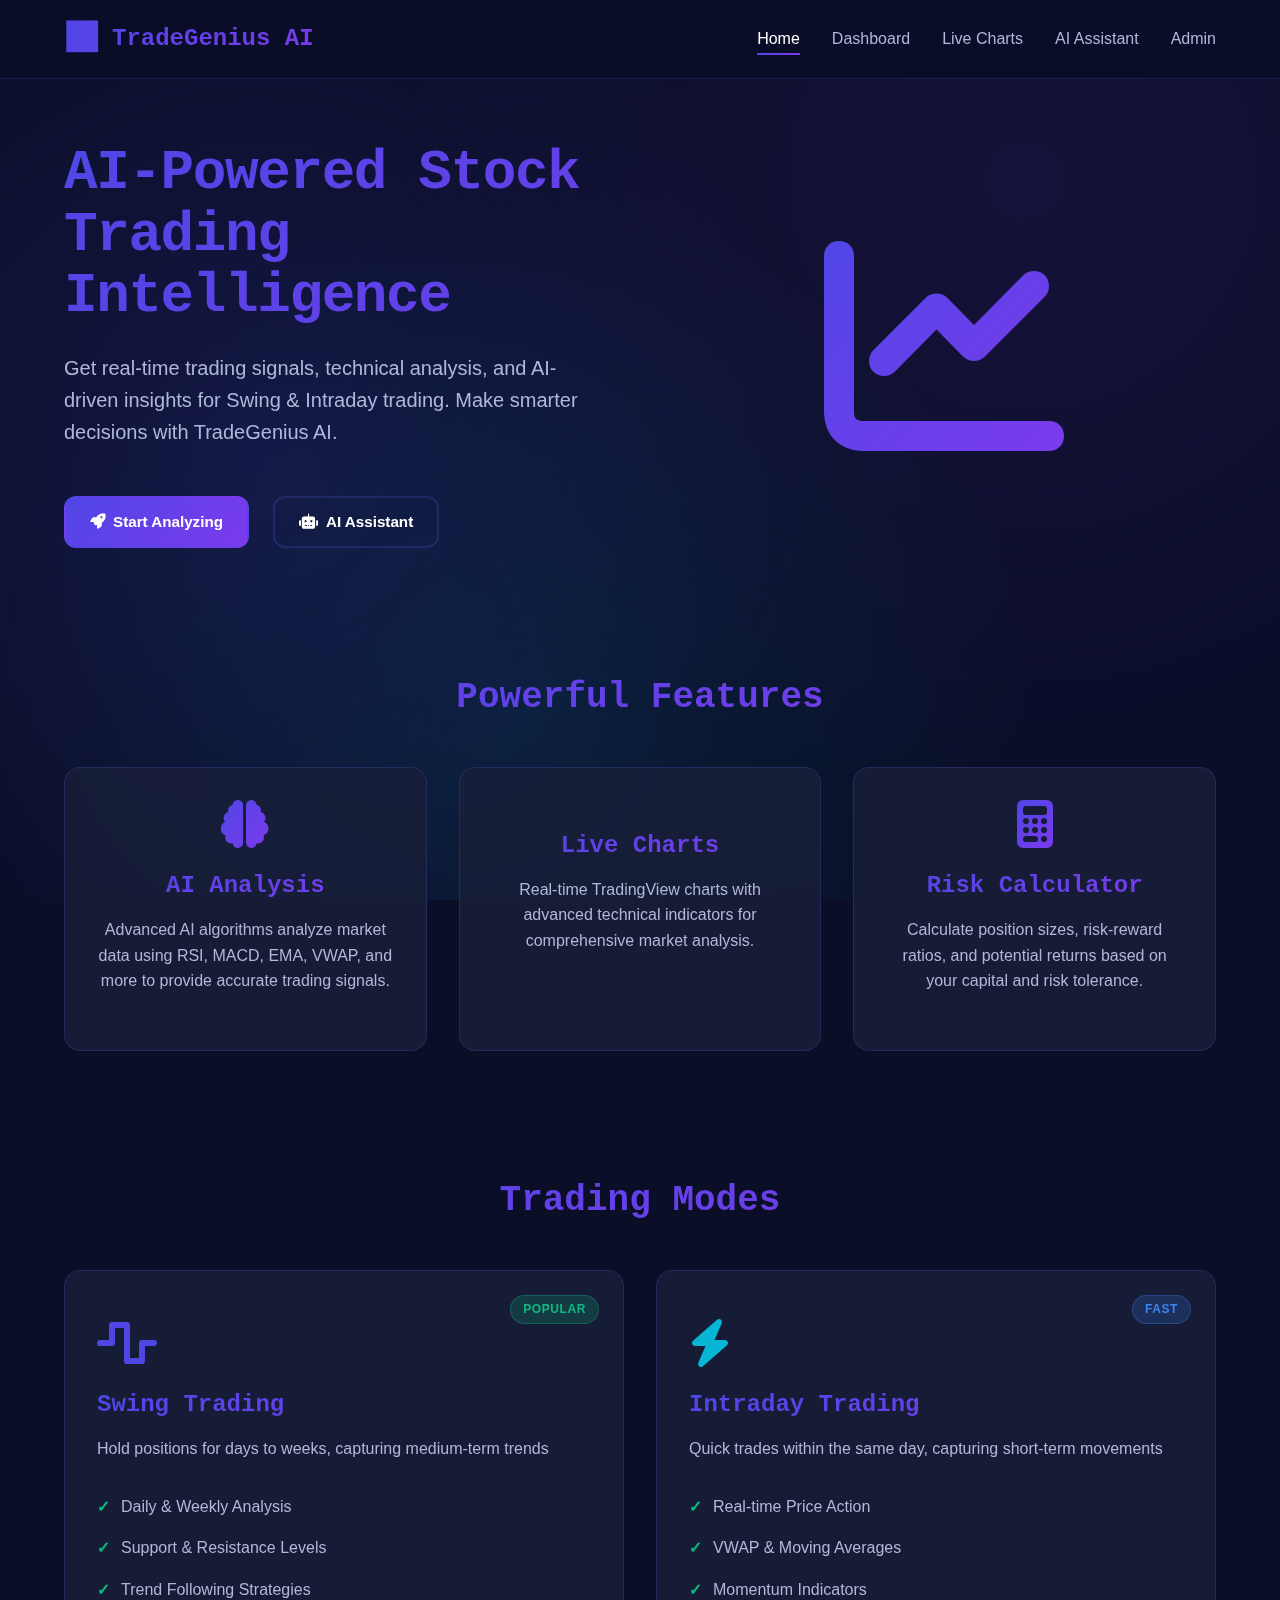
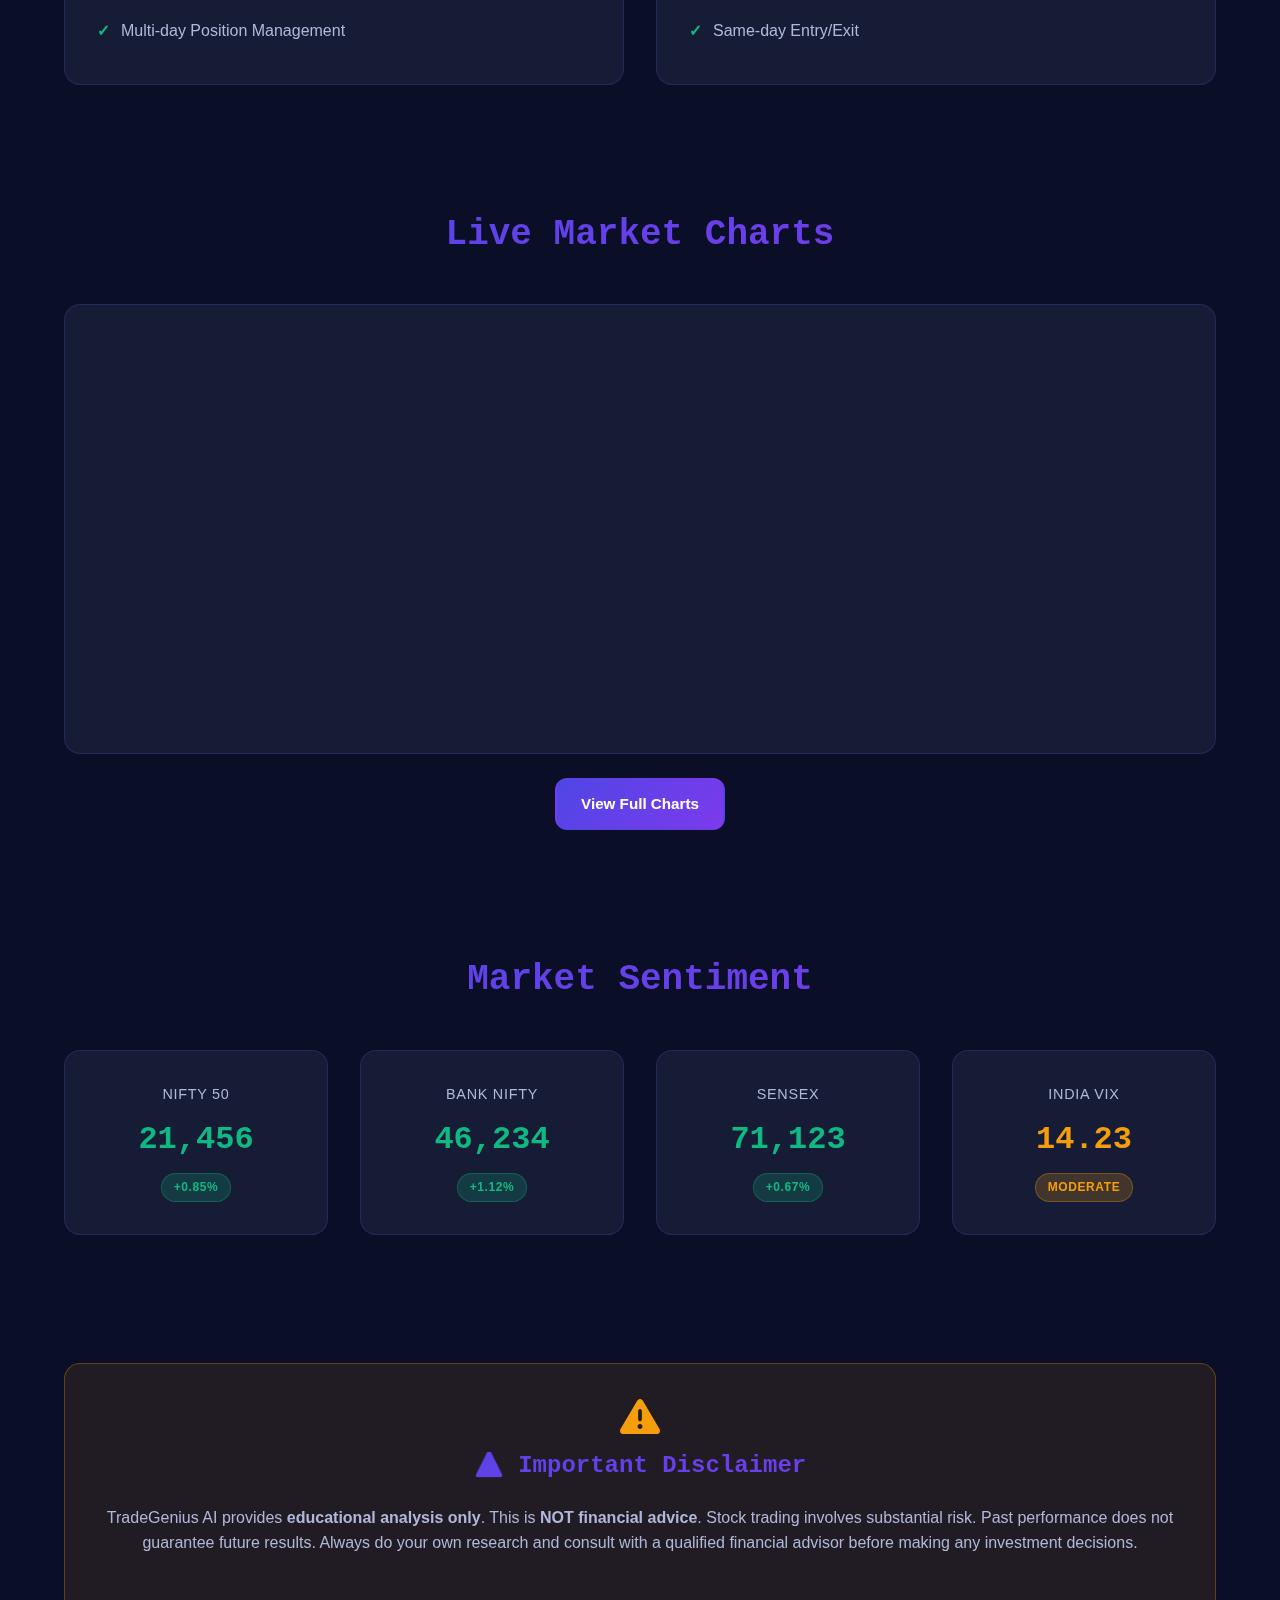
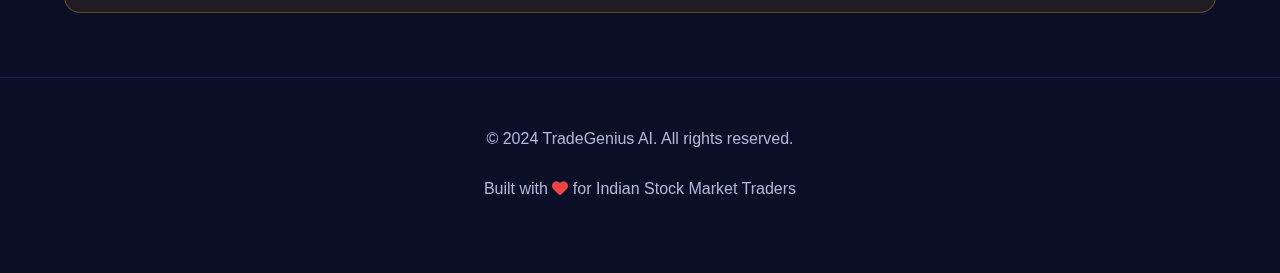
<file: frontend/index.html>
<!DOCTYPE html>
<html lang="en">
<head>
    <meta charset="UTF-8">
    <meta name="viewport" content="width=device-width, initial-scale=1.0">
    <title>TradeGenius AI - AI-Powered Stock Trading</title>
    <link rel="stylesheet" href="./style.css">
    <link rel="stylesheet" href="https://cdnjs.cloudflare.com/ajax/libs/font-awesome/6.4.0/css/all.min.css">
</head>
<body>
    <!-- Navigation -->
    <nav class="navbar">
        <div class="navbar-container">
            <a href="index.html" class="navbar-brand">
                <span class="logo-icon">📊</span>
                <span class="logo-text">TradeGenius AI</span>
            </a>
            
            <button class="mobile-menu-toggle" onclick="toggleMobileMenu()">
                <i class="fas fa-bars"></i>
            </button>
            
            <ul class="navbar-menu" id="navbarMenu">
                <li><a href="index.html" class="nav-link active">Home</a></li>
                <li><a href="dashboard.html" class="nav-link">Dashboard</a></li>
                <li><a href="charts.html" class="nav-link">Live Charts</a></li>
                <li><a href="ai-assistant.html" class="nav-link">AI Assistant</a></li>
                <li><a href="admin.html" class="nav-link">Admin</a></li>
            </ul>
        </div>
    </nav>

    <!-- Hero Section -->
    <section class="hero-section">
        <div class="container">
            <div class="hero-content">
                <h1 class="hero-title">AI-Powered Stock Trading Intelligence</h1>
                <p class="hero-subtitle">
                    Get real-time trading signals, technical analysis, and AI-driven insights for Swing & Intraday trading. 
                    Make smarter decisions with TradeGenius AI.
                </p>
                <div class="hero-cta">
                    <a href="dashboard.html" class="btn btn-primary">
                        <i class="fas fa-rocket"></i> Start Analyzing
                    </a>
                    <a href="ai-assistant.html" class="btn btn-outline">
                        <i class="fas fa-robot"></i> AI Assistant
                    </a>
                </div>
            </div>
            <div class="hero-visual">
                <i class="fas fa-chart-line"></i>
            </div>
        </div>
    </section>

    <!-- Features Section -->
    <section class="features-section">
        <div class="container">
            <h2 class="section-title">Powerful Features</h2>
            <div class="grid grid-3">
                <div class="card feature-card animate-fade-in">
                    <i class="fas fa-brain feature-icon"></i>
                    <h3 class="feature-title">AI Analysis</h3>
                    <p class="feature-description">
                        Advanced AI algorithms analyze market data using RSI, MACD, EMA, VWAP, and more to provide accurate trading signals.
                    </p>
                </div>
                <div class="card feature-card animate-fade-in" style="animation-delay: 0.1s;">
                    <i class="fas fa-chart-candlestick feature-icon"></i>
                    <h3 class="feature-title">Live Charts</h3>
                    <p class="feature-description">
                        Real-time TradingView charts with advanced technical indicators for comprehensive market analysis.
                    </p>
                </div>
                <div class="card feature-card animate-fade-in" style="animation-delay: 0.2s;">
                    <i class="fas fa-calculator feature-icon"></i>
                    <h3 class="feature-title">Risk Calculator</h3>
                    <p class="feature-description">
                        Calculate position sizes, risk-reward ratios, and potential returns based on your capital and risk tolerance.
                    </p>
                </div>
            </div>
        </div>
    </section>

    <!-- Trading Modes -->
    <section class="trading-modes">
        <div class="container">
            <h2 class="section-title">Trading Modes</h2>
            <div class="grid grid-2">
                <div class="card mode-card">
                    <span class="badge badge-success mode-badge">Popular</span>
                    <i class="fas fa-wave-square mode-icon" style="color: var(--primary);"></i>
                    <h3 class="mode-title">Swing Trading</h3>
                    <p class="text-secondary">Hold positions for days to weeks, capturing medium-term trends</p>
                    <ul class="mode-list">
                        <li>Daily & Weekly Analysis</li>
                        <li>Support & Resistance Levels</li>
                        <li>Trend Following Strategies</li>
                        <li>Multi-day Position Management</li>
                    </ul>
                </div>
                <div class="card mode-card">
                    <span class="badge badge-info mode-badge">Fast</span>
                    <i class="fas fa-bolt mode-icon" style="color: var(--accent);"></i>
                    <h3 class="mode-title">Intraday Trading</h3>
                    <p class="text-secondary">Quick trades within the same day, capturing short-term movements</p>
                    <ul class="mode-list">
                        <li>Real-time Price Action</li>
                        <li>VWAP & Moving Averages</li>
                        <li>Momentum Indicators</li>
                        <li>Same-day Entry/Exit</li>
                    </ul>
                </div>
            </div>
        </div>
    </section>

    <!-- Live Chart Preview -->
    <section class="chart-preview">
        <div class="container">
            <h2 class="section-title">Live Market Charts</h2>
            <div class="chart-container">
                <div class="tradingview-widget-container" style="height: 100%; width: 100%;">
                    <div id="tradingview_widget" style="height: 400px;"></div>
                </div>
            </div>
            <div class="text-center mt-3">
                <a href="charts.html" class="btn btn-primary">View Full Charts</a>
            </div>
        </div>
    </section>

    <!-- Market Sentiment -->
    <section class="sentiment-section">
        <div class="container">
            <h2 class="section-title">Market Sentiment</h2>
            <div class="sentiment-grid">
                <div class="card sentiment-card">
                    <div class="sentiment-label">NIFTY 50</div>
                    <div class="sentiment-value text-success" id="nifty-value">21,456</div>
                    <div class="badge badge-success" id="nifty-change">+0.85%</div>
                </div>
                <div class="card sentiment-card">
                    <div class="sentiment-label">BANK NIFTY</div>
                    <div class="sentiment-value text-success" id="banknifty-value">46,234</div>
                    <div class="badge badge-success" id="banknifty-change">+1.12%</div>
                </div>
                <div class="card sentiment-card">
                    <div class="sentiment-label">SENSEX</div>
                    <div class="sentiment-value text-success" id="sensex-value">71,123</div>
                    <div class="badge badge-success" id="sensex-change">+0.67%</div>
                </div>
                <div class="card sentiment-card">
                    <div class="sentiment-label">INDIA VIX</div>
                    <div class="sentiment-value text-warning" id="vix-value">14.23</div>
                    <div class="badge badge-warning" id="vix-status">Moderate</div>
                </div>
            </div>
        </div>
    </section>

    <!-- Disclaimer -->
    <section class="container">
        <div class="disclaimer">
            <i class="fas fa-exclamation-triangle disclaimer-icon"></i>
            <h3>⚠️ Important Disclaimer</h3>
            <p style="margin-top: var(--spacing-md); color: var(--text-secondary);">
                TradeGenius AI provides <strong>educational analysis only</strong>. This is <strong>NOT financial advice</strong>. 
                Stock trading involves substantial risk. Past performance does not guarantee future results. 
                Always do your own research and consult with a qualified financial advisor before making any investment decisions.
            </p>
        </div>
    </section>

    <!-- Footer -->
    <footer class="footer">
        <div class="container">
            <p>&copy; 2024 TradeGenius AI. All rights reserved.</p>
            <p class="text-secondary" style="margin-top: var(--spacing-sm);">
                Built with <i class="fas fa-heart text-danger"></i> for Indian Stock Market Traders
            </p>
        </div>
    </footer>

    <!-- TradingView Widget Script -->
    <script src="https://s3.tradingview.com/tv.js"></script>
    <script src="js/common.js"></script>
    <script src="js/config.js"></script>
    <script>
        // Initialize TradingView Widget
        new TradingView.widget({
            "width": "100%",
            "height": 400,
            "symbol": "NSE:NIFTY",
            "interval": "D",
            "timezone": "Asia/Kolkata",
            "theme": "dark",
            "style": "1",
            "locale": "in",
            "toolbar_bg": "#0a0e27",
            "enable_publishing": false,
            "hide_side_toolbar": false,
            "allow_symbol_change": true,
            "container_id": "tradingview_widget"
        });
    </script>
</body>
</html>
</file>
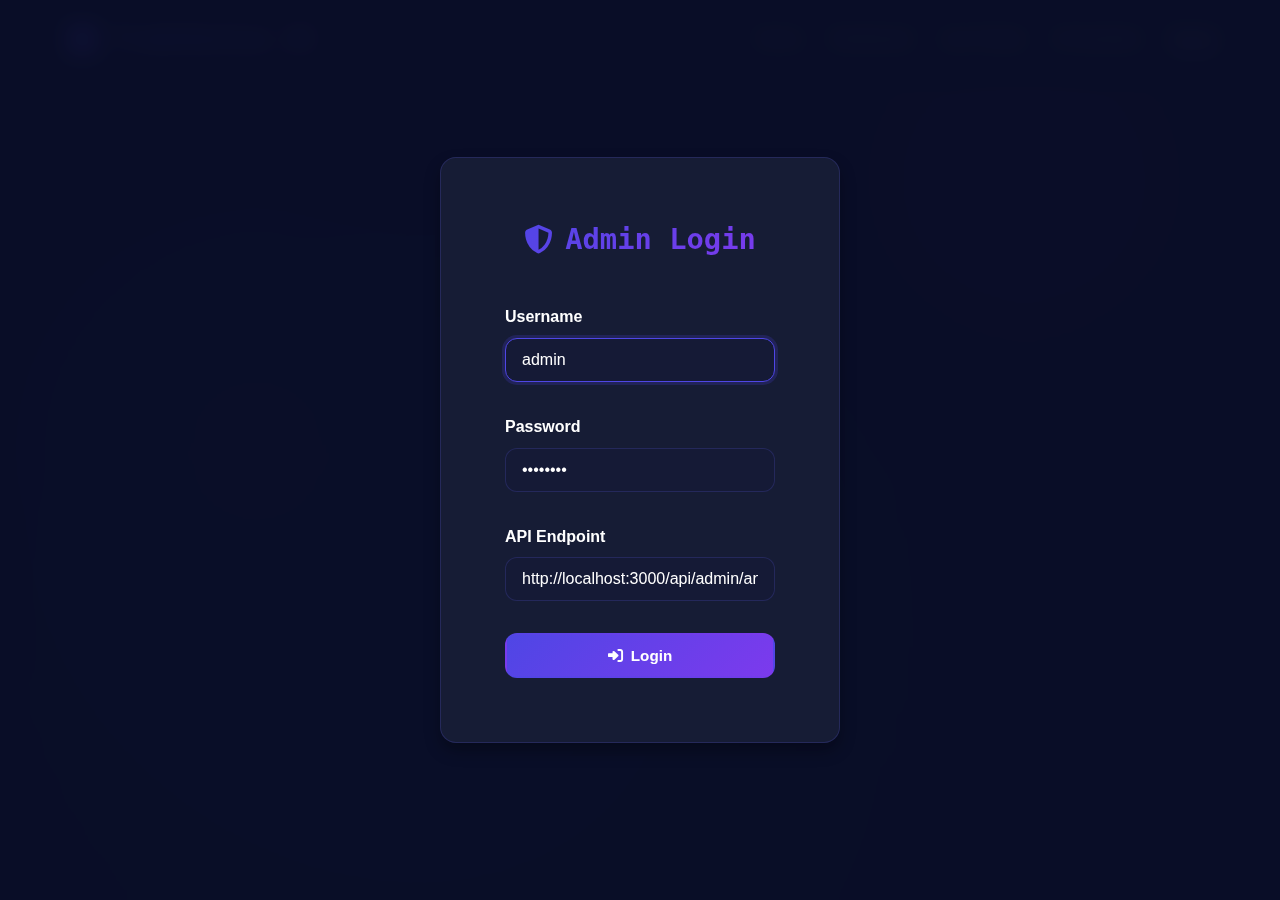
<file: frontend/admin.html>
<!DOCTYPE html>
<html lang="en">
<head>
    <meta charset="UTF-8">
    <meta name="viewport" content="width=device-width, initial-scale=1.0">
    <title>Admin Panel - TradeGenius AI</title>
    <link rel="stylesheet" href="./style.css">
    <link rel="stylesheet" href="https://cdnjs.cloudflare.com/ajax/libs/font-awesome/6.4.0/css/all.min.css">
    <style>
        .admin-container {
            padding: var(--spacing-2xl) 0;
            min-height: 100vh;
        }
        .stats-grid {
            display: grid;
            grid-template-columns: repeat(auto-fit, minmax(250px, 1fr));
            gap: var(--spacing-lg);
            margin-bottom: var(--spacing-xl);
        }
        .stat-card {
            background: linear-gradient(135deg, var(--bg-card), var(--bg-tertiary));
            padding: var(--spacing-xl);
            border-radius: var(--radius-lg);
            border: 1px solid var(--border-color);
            text-align: center;
            transition: all 0.3s ease;
        }
        .stat-card:hover {
            transform: translateY(-4px);
            box-shadow: var(--shadow-lg);
        }
        .stat-icon {
            font-size: 2.5rem;
            margin-bottom: var(--spacing-md);
            background: linear-gradient(135deg, var(--primary), var(--secondary));
            -webkit-background-clip: text;
            -webkit-text-fill-color: transparent;
        }
        .stat-value {
            font-size: 2.5rem;
            font-family: 'Orbitron', monospace;
            font-weight: 700;
            color: var(--primary);
            margin-bottom: var(--spacing-sm);
        }
        .stat-label {
            color: var(--text-secondary);
            text-transform: uppercase;
            font-size: 0.85rem;
        }
        .login-modal {
            position: fixed;
            top: 0;
            left: 0;
            right: 0;
            bottom: 0;
            background: rgba(10, 14, 39, 0.95);
            display: flex;
            justify-content: center;
            align-items: center;
            z-index: 9999;
        }
        .login-modal.hidden {
            display: none;
        }
        .login-card {
            background: var(--bg-card);
            border: 1px solid var(--border-color);
            border-radius: var(--radius-lg);
            padding: var(--spacing-2xl);
            max-width: 400px;
            width: 100%;
            box-shadow: var(--shadow-lg);
        }
        .login-title {
            text-align: center;
            margin-bottom: var(--spacing-xl);
            font-size: 1.8rem;
        }
        .admin-content {
            display: none;
        }
        .admin-content.active {
            display: block;
        }
    </style>
</head>
<body>
    <nav class="navbar">
        <div class="navbar-container">
            <a href="index.html" class="navbar-brand">
                <span class="logo-icon">📊</span>
                <span class="logo-text">TradeGenius AI</span>
            </a>
            <button class="mobile-menu-toggle" onclick="toggleMobileMenu()">
                <i class="fas fa-bars"></i>
            </button>
            <ul class="navbar-menu" id="navbarMenu">
                <li><a href="index.html" class="nav-link">Home</a></li>
                <li><a href="dashboard.html" class="nav-link">Dashboard</a></li>
                <li><a href="charts.html" class="nav-link">Live Charts</a></li>
                <li><a href="ai-assistant.html" class="nav-link">AI Assistant</a></li>
                <li><a href="admin.html" class="nav-link active">Admin</a></li>
            </ul>
        </div>
    </nav>

    <div class="login-modal" id="loginModal">
        <div class="login-card">
            <h2 class="login-title">
                <i class="fas fa-shield-alt"></i> Admin Login
            </h2>
            <form onsubmit="login(event)">
                <div class="form-group">
                    <label class="form-label">Username</label>
                    <input type="text" id="username" class="form-input" value="admin" required>
                </div>
                <div class="form-group">
                    <label class="form-label">Password</label>
                    <input type="password" id="password" class="form-input" value="admin123" required>
                </div>
                <div class="form-group">
                    <label class="form-label">API Endpoint</label>
                    <input type="text" id="adminApiEndpoint" class="form-input" value="http://localhost:3000/api/admin/analytics" required>
                </div>
                <button type="submit" class="btn btn-primary" style="width: 100%;">
                    <i class="fas fa-sign-in-alt"></i> Login
                </button>
            </form>
        </div>
    </div>

    <div class="admin-container admin-content" id="adminContent">
        <div class="container">
            <div style="display: flex; justify-content: space-between; align-items: center; margin-bottom: var(--spacing-xl); flex-wrap: wrap; gap: var(--spacing-md);">
                <div>
                    <h1>
                        <i class="fas fa-cog"></i> Admin Dashboard
                    </h1>
                    <p class="text-secondary" style="margin-top: var(--spacing-sm);">
                        Analytics and system monitoring
                    </p>
                </div>
                <button class="btn btn-danger" onclick="logout()">
                    <i class="fas fa-sign-out-alt"></i> Logout
                </button>
            </div>

            <div class="stats-grid">
                <div class="stat-card">
                    <div class="stat-icon">
                        <i class="fas fa-chart-line"></i>
                    </div>
                    <div class="stat-value" id="totalAnalyses">0</div>
                    <div class="stat-label">Total Analyses</div>
                </div>

                <div class="stat-card">
                    <div class="stat-icon">
                        <i class="fas fa-check-circle"></i>
                    </div>
                    <div class="stat-value" id="successfulTrades">0</div>
                    <div class="stat-label">Successful</div>
                </div>

                <div class="stat-card">
                    <div class="stat-icon">
                        <i class="fas fa-times-circle"></i>
                    </div>
                    <div class="stat-value" id="failedTrades">0</div>
                    <div class="stat-label">Failed</div>
                </div>

                <div class="stat-card">
                    <div class="stat-icon">
                        <i class="fas fa-percentage"></i>
                    </div>
                    <div class="stat-value" id="successRate">0%</div>
                    <div class="stat-label">Success Rate</div>
                </div>
            </div>

            <div class="card">
                <h3 style="margin-bottom: var(--spacing-md);">
                    <i class="fas fa-info-circle"></i> Admin Panel Information
                </h3>
                <p class="text-secondary">
                    This admin panel displays analytics data from the backend API. 
                    Make sure the backend server is running and configured properly.
                </p>
                <p class="text-secondary" style="margin-top: var(--spacing-md);">
                    Default credentials: <code>admin / admin123</code>
                </p>
            </div>
        </div>
    </div>

    <script src="js/common.js"></script>
    <script src="js/config.js"></script>
    <script>
        let authCredentials = null;
        
        // Show loading state
        function showAdminLoading() {
            const loginBtn = document.querySelector('#loginModal button[type="submit"]');
            if (loginBtn) {
                loginBtn.innerHTML = '<i class="fas fa-spinner fa-spin"></i> Logging in...';
                loginBtn.disabled = true;
            }
        }
        
        // Hide loading state
        function hideAdminLoading() {
            const loginBtn = document.querySelector('#loginModal button[type="submit"]');
            if (loginBtn) {
                loginBtn.innerHTML = '<i class="fas fa-sign-in-alt"></i> Login';
                loginBtn.disabled = false;
            }
        }

        function login(e) {
            e.preventDefault();
            
            const username = document.getElementById('username').value.trim();
            const password = document.getElementById('password').value.trim();
            const apiEndpoint = document.getElementById('adminApiEndpoint').value.trim();
            
            if (!username || !password || !apiEndpoint) {
                showToast('Please fill in all fields', 'error');
                return;
            }
            
            authCredentials = { username, password, apiEndpoint };
            Storage.set('adminApiEndpoint', apiEndpoint);
            
            showAdminLoading();
            fetchAnalytics();
        }

        function logout() {
            authCredentials = null;
            document.getElementById('loginModal').classList.remove('hidden');
            document.getElementById('adminContent').classList.remove('active');
            showToast('Logged out successfully', 'info');
        }

        async function fetchAnalytics() {
            if (!authCredentials) {
                showToast('Authentication credentials not found', 'error');
                hideAdminLoading();
                return;
            }

            try {
                // Add timeout to prevent hanging requests
                const controller = new AbortController();
                const timeoutId = setTimeout(() => controller.abort(), 10000); // 10 second timeout
                
                const response = await fetch(authCredentials.apiEndpoint, {
                    signal: controller.signal,
                    headers: {
                        'username': authCredentials.username,
                        'password': authCredentials.password,
                        'Content-Type': 'application/json',
                        'Accept': 'application/json'
                    }
                });
                
                clearTimeout(timeoutId);

                if (response.status === 401 || response.status === 403) {
                    throw new Error('Invalid credentials: Access denied');
                }

                if (response.status === 404) {
                    throw new Error('API endpoint not found. Check the URL path');
                }

                if (!response.ok) {
                    throw new Error(`Server responded with status: ${response.status} ${response.statusText}`);
                }

                const result = await response.json();

                if (result.success) {
                    document.getElementById('loginModal').classList.add('hidden');
                    document.getElementById('adminContent').classList.add('active');
                    displayStats(result.data);
                    showToast('Login successful! Analytics loaded.', 'success');
                    
                    // Refresh stats every 30 seconds
                    setTimeout(fetchAnalytics, 30000);
                } else {
                    throw new Error(result.error || 'Failed to fetch analytics data');
                }
            } catch (error) {
                console.error('Error fetching analytics:', error);
                
                let errorMessage = error.message;
                
                if (error.name === 'AbortError') {
                    errorMessage = 'Request timeout: Server took too long to respond';
                } else if (error.name === 'TypeError' && error.message.includes('Failed to fetch')) {
                    errorMessage = 'Network error: Cannot connect to server. Check if server is running and CORS is enabled';
                }
                
                showToast(`Error: ${errorMessage}`, 'error');
                
                // Detailed error message in alert
                alert(`Error: ${errorMessage}\n\nTroubleshooting steps:\n
1. Ensure backend server is running (check terminal/command prompt)
2. Verify API endpoint URL: ${authCredentials?.apiEndpoint || 'Not set'}
3. Check CORS configuration on backend
4. Verify username/password in backend configuration
5. Check backend server logs for errors
6. Ensure port 3000 is not blocked by firewall

Common issues:
- Backend server not started: Run "npm start" in backend folder
- Wrong API endpoint: Should be "http://localhost:3000/api/admin/analytics"
- CORS error: Check backend CORS configuration
- Invalid credentials: Default is admin/admin123`);
            } finally {
                hideAdminLoading();
            }
        }

        function displayStats(data) {
            // Safely update stats with null checks
            const totalAnalyses = data?.totalAnalyses || 0;
            const successfulTrades = data?.successfulTrades || 0;
            const failedTrades = data?.failedTrades || 0;
            
            document.getElementById('totalAnalyses').textContent = totalAnalyses;
            document.getElementById('successfulTrades').textContent = successfulTrades;
            document.getElementById('failedTrades').textContent = failedTrades;

            const successRate = totalAnalyses > 0 
                ? ((successfulTrades / totalAnalyses) * 100).toFixed(1)
                : '0';
            document.getElementById('successRate').textContent = successRate + '%';
            
            // Update last refresh time
            updateLastRefreshTime();
        }
        
        function updateLastRefreshTime() {
            const now = new Date();
            const timeString = now.toLocaleTimeString('en-IN', {
                hour: '2-digit',
                minute: '2-digit',
                second: '2-digit'
            });
            const dateString = now.toLocaleDateString('en-IN');
            
            // Create or update refresh time display
            let refreshElement = document.getElementById('lastRefreshTime');
            if (!refreshElement) {
                refreshElement = document.createElement('div');
                refreshElement.id = 'lastRefreshTime';
                refreshElement.className = 'text-secondary';
                refreshElement.style.fontSize = '0.85rem';
                refreshElement.style.marginTop = 'var(--spacing-md)';
                refreshElement.style.textAlign = 'center';
                document.querySelector('.admin-container .container').appendChild(refreshElement);
            }
            refreshElement.textContent = `Last refreshed: ${dateString} ${timeString}`;
        }

        // Load saved endpoint on page load
        document.addEventListener('DOMContentLoaded', function() {
            const savedEndpoint = Storage.get('adminApiEndpoint');
            if (savedEndpoint) {
                document.getElementById('adminApiEndpoint').value = savedEndpoint;
            }
            
            // Check if already logged in
            const savedCredentials = Storage.get('adminCredentials');
            if (savedCredentials) {
                authCredentials = savedCredentials;
                fetchAnalytics();
            }
            
            // Auto-focus username field
            document.getElementById('username').focus();
            
            // Add enter key support
            document.getElementById('password').addEventListener('keypress', function(e) {
                if (e.key === 'Enter') {
                    document.querySelector('#loginModal form').dispatchEvent(new Event('submit'));
                }
            });
        });
    </script>
</body>
</html>
</file>
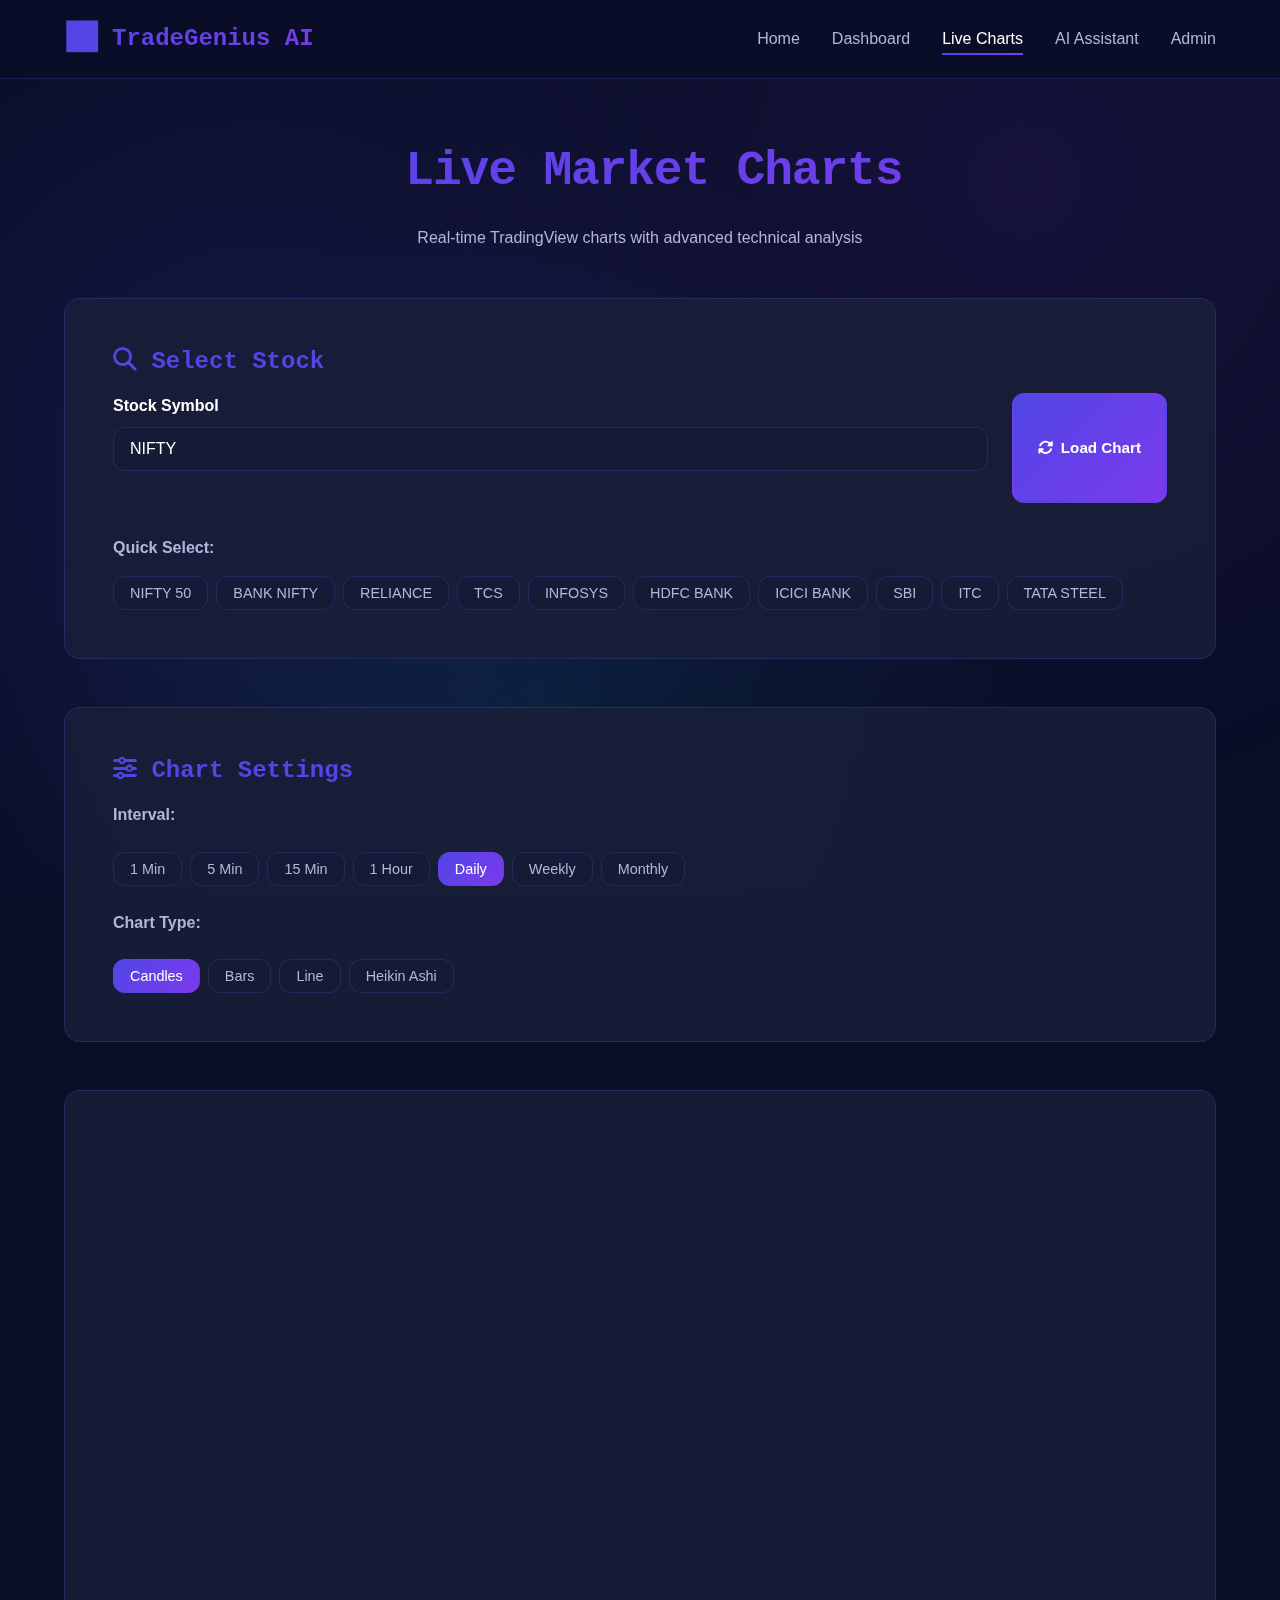
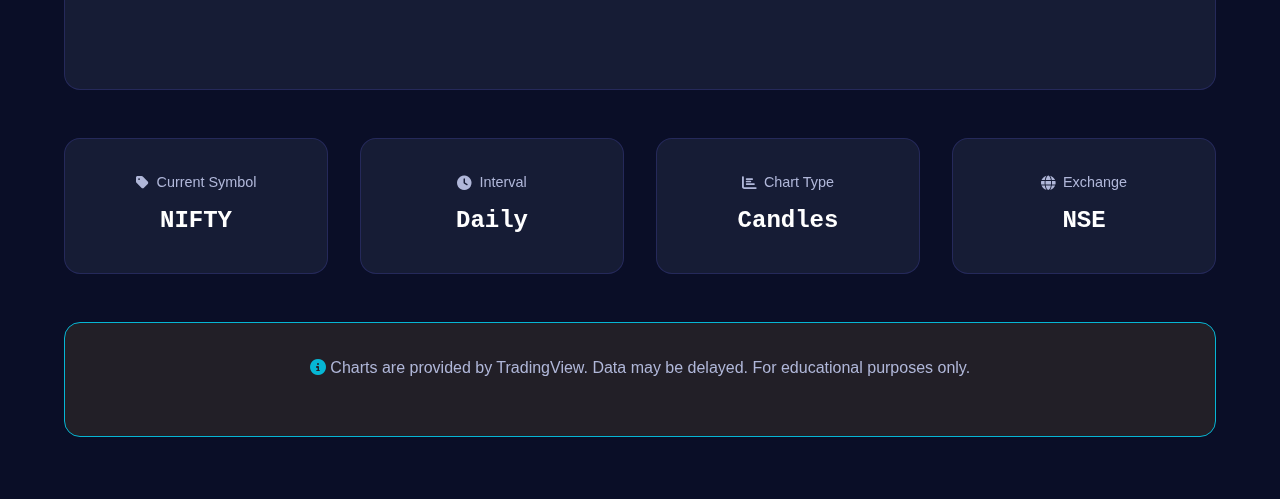
<file: frontend/charts.html>
<!DOCTYPE html>
<html lang="en">
<head>
    <meta charset="UTF-8">
    <meta name="viewport" content="width=device-width, initial-scale=1.0">
    <title>Live Charts - TradeGenius AI</title>
    <link rel="stylesheet" href="./style.css">
    <link rel="stylesheet" href="https://cdnjs.cloudflare.com/ajax/libs/font-awesome/6.4.0/css/all.min.css">
</head>
<body>
    <!-- Navigation -->
    <nav class="navbar">
        <div class="navbar-container">
            <a href="index.html" class="navbar-brand">
                <span class="logo-icon">📊</span>
                <span class="logo-text">TradeGenius AI</span>
            </a>
            
            <button class="mobile-menu-toggle" onclick="toggleMobileMenu()">
                <i class="fas fa-bars"></i>
            </button>
            
            <ul class="navbar-menu" id="navbarMenu">
                <li><a href="index.html" class="nav-link">Home</a></li>
                <li><a href="dashboard.html" class="nav-link">Dashboard</a></li>
                <li><a href="charts.html" class="nav-link active">Live Charts</a></li>
                <li><a href="ai-assistant.html" class="nav-link">AI Assistant</a></li>
                <li><a href="admin.html" class="nav-link">Admin</a></li>
            </ul>
        </div>
    </nav>

    <div class="charts-container">
        <div class="container">
            <div class="charts-header">
                <h1>
                    <i class="fas fa-chart-candlestick"></i> Live Market Charts
                </h1>
                <p class="text-secondary" style="margin-top: var(--spacing-sm);">
                    Real-time TradingView charts with advanced technical analysis
                </p>
            </div>

            <!-- Symbol Selector -->
            <div class="symbol-selector">
                <h3 class="mb-2"><i class="fas fa-search"></i> Select Stock</h3>
                <div class="symbol-input-group">
                    <div class="form-group">
                        <label class="form-label">Stock Symbol</label>
                        <input 
                            type="text" 
                            id="symbolInput" 
                            class="form-input" 
                            placeholder="e.g., NIFTY, RELIANCE, TCS"
                            value="NIFTY"
                        >
                    </div>
                    <button class="btn btn-primary" onclick="loadChart()">
                        <i class="fas fa-sync-alt"></i> Load Chart
                    </button>
                </div>

                <div class="quick-symbols">
                    <div style="color: var(--text-secondary); width: 100%; margin-bottom: var(--spacing-xs);">
                        <strong>Quick Select:</strong>
                    </div>
                    <button class="quick-symbol-btn" onclick="quickLoad('NSE:NIFTY')">NIFTY 50</button>
                    <button class="quick-symbol-btn" onclick="quickLoad('NSE:BANKNIFTY')">BANK NIFTY</button>
                    <button class="quick-symbol-btn" onclick="quickLoad('NSE:RELIANCE')">RELIANCE</button>
                    <button class="quick-symbol-btn" onclick="quickLoad('NSE:TCS')">TCS</button>
                    <button class="quick-symbol-btn" onclick="quickLoad('NSE:INFY')">INFOSYS</button>
                    <button class="quick-symbol-btn" onclick="quickLoad('NSE:HDFCBANK')">HDFC BANK</button>
                    <button class="quick-symbol-btn" onclick="quickLoad('NSE:ICICIBANK')">ICICI BANK</button>
                    <button class="quick-symbol-btn" onclick="quickLoad('NSE:SBIN')">SBI</button>
                    <button class="quick-symbol-btn" onclick="quickLoad('NSE:ITC')">ITC</button>
                    <button class="quick-symbol-btn" onclick="quickLoad('NSE:TATASTEEL')">TATA STEEL</button>
                </div>
            </div>

            <!-- Chart Controls -->
            <div class="chart-controls">
                <h3 class="mb-2"><i class="fas fa-sliders-h"></i> Chart Settings</h3>
                <div class="control-group">
                    <div style="width: 100%; color: var(--text-secondary); margin-bottom: var(--spacing-sm);">
                        <strong>Interval:</strong>
                    </div>
                    <button class="control-btn" onclick="changeInterval('1')">1 Min</button>
                    <button class="control-btn" onclick="changeInterval('5')">5 Min</button>
                    <button class="control-btn" onclick="changeInterval('15')">15 Min</button>
                    <button class="control-btn" onclick="changeInterval('60')">1 Hour</button>
                    <button class="control-btn active" onclick="changeInterval('D')">Daily</button>
                    <button class="control-btn" onclick="changeInterval('W')">Weekly</button>
                    <button class="control-btn" onclick="changeInterval('M')">Monthly</button>
                </div>

                <div class="control-group" style="margin-top: var(--spacing-md);">
                    <div style="width: 100%; color: var(--text-secondary); margin-bottom: var(--spacing-sm);">
                        <strong>Chart Type:</strong>
                    </div>
                    <button class="control-btn active" onclick="changeChartType('1')">Candles</button>
                    <button class="control-btn" onclick="changeChartType('0')">Bars</button>
                    <button class="control-btn" onclick="changeChartType('3')">Line</button>
                    <button class="control-btn" onclick="changeChartType('8')">Heikin Ashi</button>
                </div>
            </div>

            <!-- Chart Wrapper -->
            <div class="chart-wrapper">
                <div id="tradingview-chart"></div>
            </div>

            <!-- Chart Info -->
            <div class="chart-info">
                <div class="info-card">
                    <div class="info-label">
                        <i class="fas fa-tag"></i> Current Symbol
                    </div>
                    <div class="info-value" id="currentSymbol">NIFTY</div>
                </div>
                <div class="info-card">
                    <div class="info-label">
                        <i class="fas fa-clock"></i> Interval
                    </div>
                    <div class="info-value" id="currentInterval">Daily</div>
                </div>
                <div class="info-card">
                    <div class="info-label">
                        <i class="fas fa-chart-bar"></i> Chart Type
                    </div>
                    <div class="info-value" id="currentChartType">Candles</div>
                </div>
                <div class="info-card">
                    <div class="info-label">
                        <i class="fas fa-globe"></i> Exchange
                    </div>
                    <div class="info-value">NSE</div>
                </div>
            </div>

            <!-- Disclaimer -->
            <div class="card" style="background: rgba(251, 191, 36, 0.1); border-color: var(--accent);">
                <p style="text-align: center; color: var(--text-secondary);">
                    <i class="fas fa-info-circle" style="color: var(--accent);"></i>
                    Charts are provided by TradingView. Data may be delayed. For educational purposes only.
                </p>
            </div>
        </div>
    </div>

    <script src="https://s3.tradingview.com/tv.js"></script>
    <script src="js/common.js"></script>
    <script src="js/charts.js"></script>
    <script src="js/config.js"></script>
</body>
</html>
</file>
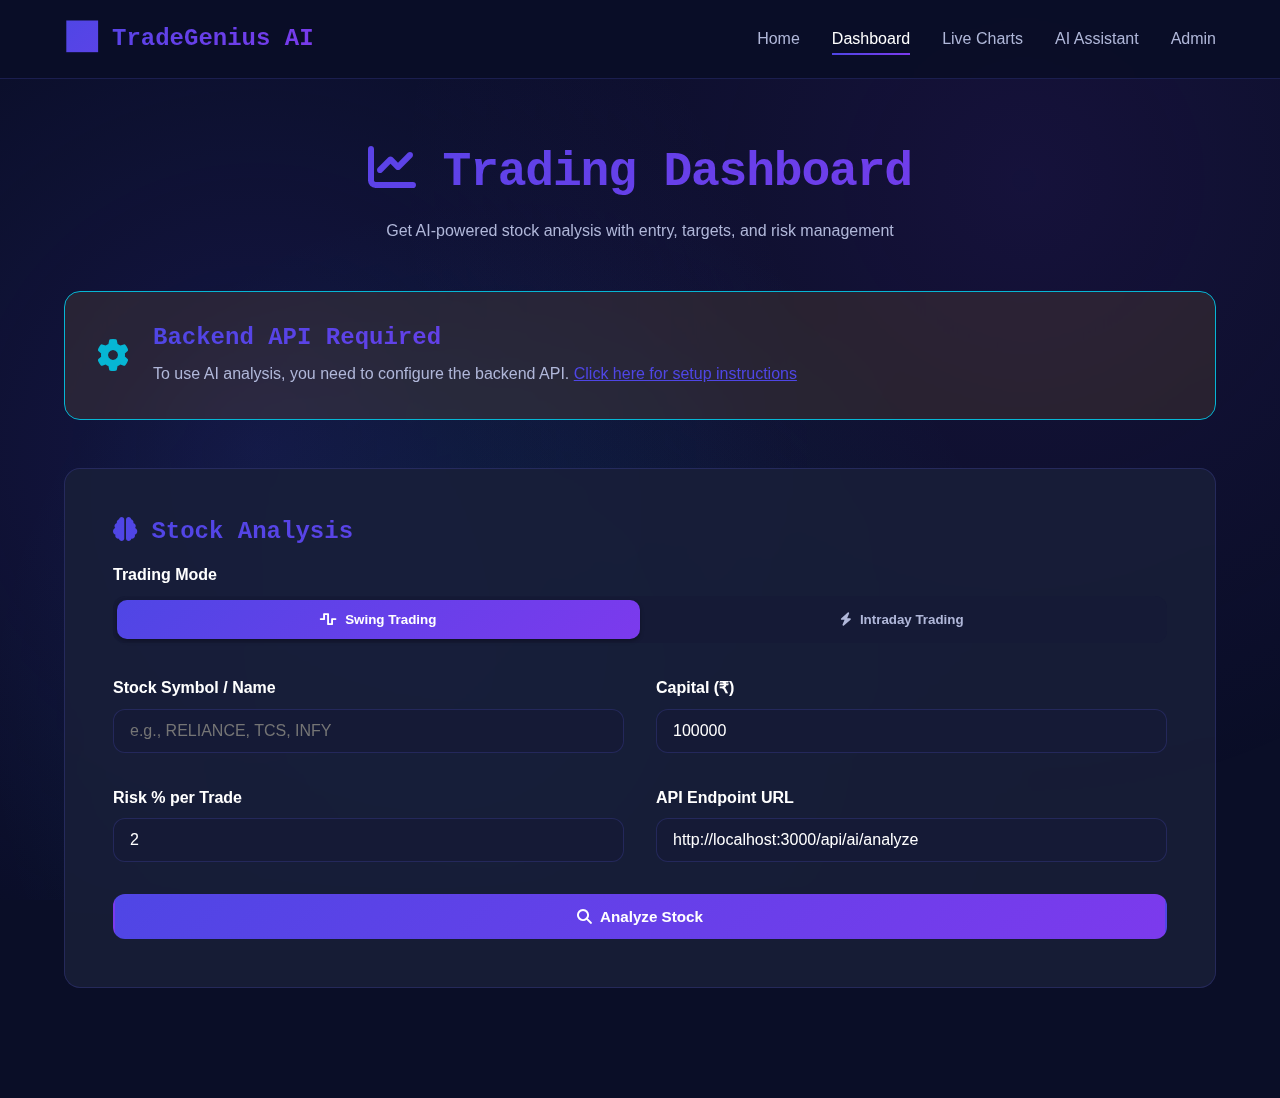
<file: frontend/dashboard.html>
<!DOCTYPE html>
<html lang="en">
<head>
    <meta charset="UTF-8">
    <meta name="viewport" content="width=device-width, initial-scale=1.0">
    <title>Dashboard - TradeGenius AI</title>
    <link rel="stylesheet" href="./style.css">
    <link rel="stylesheet" href="https://cdnjs.cloudflare.com/ajax/libs/font-awesome/6.4.0/css/all.min.css">
</head>
<body>
    <!-- Navigation -->
    <nav class="navbar">
        <div class="navbar-container">
            <a href="index.html" class="navbar-brand">
                <span class="logo-icon">📊</span>
                <span class="logo-text">TradeGenius AI</span>
            </a>
            
            <button class="mobile-menu-toggle" onclick="toggleMobileMenu()">
                <i class="fas fa-bars"></i>
            </button>
            
            <ul class="navbar-menu" id="navbarMenu">
                <li><a href="index.html" class="nav-link">Home</a></li>
                <li><a href="dashboard.html" class="nav-link active">Dashboard</a></li>
                <li><a href="charts.html" class="nav-link">Live Charts</a></li>
                <li><a href="ai-assistant.html" class="nav-link">AI Assistant</a></li>
                <li><a href="admin.html" class="nav-link">Admin</a></li>
            </ul>
        </div>
    </nav>

    <div class="dashboard-container">
        <div class="container">
            <div class="dashboard-header">
                <h1 class="dashboard-title">
                    <i class="fas fa-chart-line"></i> Trading Dashboard
                </h1>
                <p class="dashboard-subtitle">Get AI-powered stock analysis with entry, targets, and risk management</p>
            </div>

            <!-- API Configuration Notice -->
            <div id="apiNotice" class="card" style="background: rgba(251, 191, 36, 0.1); border-color: var(--accent); margin-bottom: var(--spacing-xl);">
                <div style="display: flex; align-items: center; gap: var(--spacing-md);">
                    <i class="fas fa-cog" style="font-size: 2rem; color: var(--accent);"></i>
                    <div>
                        <h3 style="margin-bottom: var(--spacing-xs);">Backend API Required</h3>
                        <p class="text-secondary" style="margin: 0;">
                            To use AI analysis, you need to configure the backend API. 
                            <a href="#" onclick="showApiSetup(); return false;" style="color: var(--primary); text-decoration: underline;">
                                Click here for setup instructions
                            </a>
                        </p>
                    </div>
                </div>
            </div>

            <!-- Analysis Form -->
            <div class="analysis-form">
                <h3 class="mb-2"><i class="fas fa-brain"></i> Stock Analysis</h3>
                
                <div class="form-group">
                    <label class="form-label">Trading Mode</label>
                    <div class="toggle-group">
                        <button class="toggle-btn active" data-mode="SWING" onclick="selectMode('SWING')">
                            <i class="fas fa-wave-square"></i> Swing Trading
                        </button>
                        <button class="toggle-btn" data-mode="INTRADAY" onclick="selectMode('INTRADAY')">
                            <i class="fas fa-bolt"></i> Intraday Trading
                        </button>
                    </div>
                </div>

                <div class="form-row">
                    <div class="form-group">
                        <label class="form-label">Stock Symbol / Name</label>
                        <input type="text" id="stockInput" class="form-input" placeholder="e.g., RELIANCE, TCS, INFY" required>
                    </div>
                    <div class="form-group">
                        <label class="form-label">Capital (₹)</label>
                        <input type="number" id="capitalInput" class="form-input" placeholder="100000" value="100000">
                    </div>
                </div>

                <div class="form-row">
                    <div class="form-group">
                        <label class="form-label">Risk % per Trade</label>
                        <input type="number" id="riskInput" class="form-input" placeholder="2" value="2" min="0.5" max="10" step="0.5">
                    </div>
                    <div class="form-group">
                        <label class="form-label">API Endpoint URL</label>
                        <input type="text" id="apiEndpoint" class="form-input" placeholder="http://localhost:3000/api/ai/analyze" value="http://localhost:3000/api/ai/analyze">
                    </div>
                </div>

                <button class="btn btn-primary" onclick="analyzeStock()" style="width: 100%;">
                    <i class="fas fa-search"></i> Analyze Stock
                </button>
            </div>

            <!-- Results Section -->
            <div class="results-section" id="resultsSection">
                <!-- Stock Header -->
                <div class="card mb-3">
                    <div style="display: flex; justify-content: space-between; align-items: center; flex-wrap: wrap; gap: var(--spacing-md);">
                        <div>
                            <h2 id="stockName" style="margin-bottom: var(--spacing-xs);">--</h2>
                            <div style="display: flex; gap: var(--spacing-md); align-items: center;">
                                <span class="badge" id="tradeBadge">--</span>
                                <span class="badge" id="trendBadge">--</span>
                            </div>
                        </div>
                        <div style="text-align: right;">
                            <div class="text-secondary" style="font-size: 0.9rem;">Generated</div>
                            <div id="timestamp" style="font-family: 'Orbitron', monospace; color: var(--primary);">--</div>
                        </div>
                    </div>
                </div>

                <!-- Trade Details Grid -->
                <div class="trade-details">
                    <div class="detail-card">
                        <div class="detail-label">Entry Price</div>
                        <div class="detail-value" id="entryPrice">--</div>
                        <div class="detail-subtext">Buy Zone</div>
                    </div>
                    <div class="detail-card">
                        <div class="detail-label">Target 1</div>
                        <div class="detail-value text-success" id="target1">--</div>
                        <div class="detail-subtext">First Exit</div>
                    </div>
                    <div class="detail-card">
                        <div class="detail-label">Target 2</div>
                        <div class="detail-value text-success" id="target2">--</div>
                        <div class="detail-subtext">Final Exit</div>
                    </div>
                    <div class="detail-card">
                        <div class="detail-label">Stop Loss</div>
                        <div class="detail-value text-danger" id="stoploss">--</div>
                        <div class="detail-subtext">Risk Management</div>
                    </div>
                </div>

                <!-- Trade Table -->
                <div class="card">
                    <table class="trade-table">
                        <thead>
                            <tr>
                                <th>Parameter</th>
                                <th>Value</th>
                                <th>Details</th>
                            </tr>
                        </thead>
                        <tbody id="tradeTableBody">
                            <!-- Populated by JavaScript -->
                        </tbody>
                    </table>
                </div>

                <!-- Confidence Meter -->
                <div class="card confidence-meter">
                    <div class="meter-label">
                        <span><i class="fas fa-tachometer-alt"></i> Confidence Level</span>
                        <span id="confidenceText">--</span>
                    </div>
                    <div class="meter-bar">
                        <div class="meter-fill" id="confidenceFill" style="width: 0%;">
                            <span id="confidencePercent">0%</span>
                        </div>
                    </div>
                </div>

                <!-- AI Analysis -->
                <div class="card">
                    <h3 class="mb-2"><i class="fas fa-lightbulb"></i> AI Analysis</h3>
                    <div class="analysis-text" id="analysisText">
                        --
                    </div>
                    <div class="indicator-tags" id="indicatorTags">
                        <!-- Populated by JavaScript -->
                    </div>
                </div>

                <!-- Position Calculator -->
                <div class="card position-calculator">
                    <h3 class="mb-2"><i class="fas fa-calculator"></i> Position Size Calculator</h3>
                    <div class="calc-result" id="calcResult">
                        <!-- Populated by JavaScript -->
                    </div>
                </div>

                <!-- Disclaimer -->
                <div class="card" style="background: rgba(251, 191, 36, 0.1); border-color: var(--accent);">
                    <p style="text-align: center; color: var(--text-secondary);">
                        <i class="fas fa-exclamation-triangle" style="color: var(--accent);"></i>
                        <strong>Educational Purpose Only.</strong> Not Financial Advice. Trade at your own risk.
                    </p>
                </div>
            </div>
        </div>
    </div>

    <!-- Loading Overlay -->
    <div class="loading-overlay" id="loadingOverlay">
        <div class="spinner"></div>
        <div class="loading-text">Analyzing stock with AI...</div>
    </div>

    <!-- API Setup Modal -->
    <div class="modal" id="apiSetupModal">
        <div class="modal-content">
            <span class="modal-close" onclick="closeApiSetup()">&times;</span>
            <h2><i class="fas fa-cog"></i> API Setup Instructions</h2>
            <div style="margin-top: var(--spacing-lg);">
                <h3>Backend Required</h3>
                <p>This frontend needs a backend API server to function. You have two options:</p>
                
                <h4 style="margin-top: var(--spacing-lg);">Option 1: Use the Provided Node.js Backend</h4>
                <ol>
                    <li>Navigate to the <code>backend</code> folder</li>
                    <li>Run <code>npm install</code></li>
                    <li>Create <code>.env</code> file with your API keys</li>
                    <li>Run <code>npm start</code></li>
                    <li>Backend will run on <code>http://localhost:3000</code></li>
                </ol>
                
                <h4 style="margin-top: var(--spacing-lg);">Option 2: Use Your Own API</h4>
                <p>Set the API endpoint URL in the form above to point to your API.</p>
                
                <h4 style="margin-top: var(--spacing-lg);">API Requirements</h4>
                <p>Your API should accept POST requests with this format:</p>
                <pre style="background: var(--bg-tertiary); padding: var(--spacing-md); border-radius: var(--radius-md); overflow-x: auto;">
{
  "stockName": "RELIANCE",
  "tradeMode": "SWING",
  "capital": 100000,
  "riskPercentage": 2
}</pre>
            </div>
        </div>
    </div>

    <script src="js/common.js"></script>
    <script src="js/dashboard.js"></script>
    <script src="js/config.js"></script>
</body>
</html>
</file>
<file: frontend/style.css>
/* style.css - TradeGenius AI - Modern FinTech Dashboard Theme */
/* ============================================================ */

/* CSS Variables */
:root {
    /* Colors - Dark Futuristic FinTech Theme */
    --bg-primary: #0a0e27;
    --bg-secondary: #0f142f;
    --bg-tertiary: #151a36;
    --bg-card: rgba(25, 30, 56, 0.85);
    --text-primary: #ffffff;
    --text-secondary: #b0b7d9;
    --text-muted: #7980a5;
    --border-color: rgba(99, 102, 241, 0.2);
    --shadow-color: rgba(0, 0, 0, 0.3);
    
    /* Accent Gradient Colors */
    --primary: #4f46e5;
    --secondary: #7c3aed;
    --accent: #06b6d4;
    --success: #10b981;
    --danger: #ef4444;
    --warning: #f59e0b;
    --info: #3b82f6;
    
    /* Gradients */
    --gradient-primary: linear-gradient(135deg, var(--primary), var(--secondary));
    --gradient-accent: linear-gradient(135deg, var(--accent), var(--primary));
    --gradient-success: linear-gradient(135deg, var(--success), var(--accent));
    --gradient-danger: linear-gradient(135deg, var(--danger), #f97316);
    --gradient-glass: linear-gradient(135deg, rgba(255, 255, 255, 0.1), rgba(255, 255, 255, 0.05));
    
    /* Spacing */
    --spacing-xs: 0.5rem;
    --spacing-sm: 1rem;
    --spacing-md: 1.5rem;
    --spacing-lg: 2rem;
    --spacing-xl: 3rem;
    --spacing-2xl: 4rem;
    
    /* Border Radius */
    --radius-sm: 0.375rem;
    --radius-md: 0.75rem;
    --radius-lg: 1rem;
    --radius-xl: 1.5rem;
    
    /* Shadows */
    --shadow-sm: 0 2px 4px var(--shadow-color);
    --shadow-md: 0 4px 8px var(--shadow-color);
    --shadow-lg: 0 8px 16px var(--shadow-color);
    --shadow-xl: 0 12px 24px var(--shadow-color);
    --shadow-glow: 0 0 20px rgba(79, 70, 229, 0.3);
    
    /* Transitions */
    --transition-fast: 150ms ease;
    --transition-normal: 300ms ease;
    --transition-slow: 500ms ease;
    
    /* Z-index */
    --z-dropdown: 1000;
    --z-sticky: 1020;
    --z-fixed: 1030;
    --z-modal: 1040;
    --z-popover: 1050;
    --z-tooltip: 1060;
}

/* Reset & Base Styles */
* {
    margin: 0;
    padding: 0;
    box-sizing: border-box;
}

html {
    scroll-behavior: smooth;
    scroll-padding-top: 80px;
}

body {
    font-family: 'Inter', -apple-system, BlinkMacSystemFont, 'Segoe UI', Roboto, Oxygen, Ubuntu, sans-serif;
    background: var(--bg-primary);
    color: var(--text-primary);
    line-height: 1.6;
    overflow-x: hidden;
    min-height: 100vh;
    position: relative;
}

body::before {
    content: '';
    position: fixed;
    top: 0;
    left: 0;
    width: 100%;
    height: 100%;
    background: 
        radial-gradient(circle at 20% 50%, rgba(79, 70, 229, 0.15) 0%, transparent 50%),
        radial-gradient(circle at 80% 20%, rgba(124, 58, 237, 0.1) 0%, transparent 50%),
        radial-gradient(circle at 40% 80%, rgba(6, 182, 212, 0.1) 0%, transparent 50%);
    z-index: -1;
    pointer-events: none;
}

h1, h2, h3, h4, h5, h6 {
    font-family: 'Orbitron', monospace;
    font-weight: 700;
    line-height: 1.2;
    margin-bottom: var(--spacing-md);
    background: var(--gradient-primary);
    -webkit-background-clip: text;
    -webkit-text-fill-color: transparent;
    background-clip: text;
}

h1 {
    font-size: 3rem;
    letter-spacing: -0.025em;
}

h2 {
    font-size: 2.25rem;
}

h3 {
    font-size: 1.5rem;
}

p {
    margin-bottom: var(--spacing-md);
    color: var(--text-secondary);
}

a {
    color: inherit;
    text-decoration: none;
    transition: color var(--transition-fast);
}

a:hover {
    color: var(--accent);
}

.container {
    width: 100%;
    max-width: 1200px;
    margin: 0 auto;
    padding: 0 var(--spacing-md);
}

.text-center { text-align: center; }
.text-secondary { color: var(--text-secondary); }
.text-success { color: var(--success); }
.text-danger { color: var(--danger); }
.text-warning { color: var(--warning); }
.text-primary { color: var(--primary); }

.mb-2 { margin-bottom: var(--spacing-sm); }
.mb-3 { margin-bottom: var(--spacing-md); }
.mt-2 { margin-top: var(--spacing-sm); }
.mt-3 { margin-top: var(--spacing-md); }

/* Utility Classes */
.card {
    background: var(--bg-card);
    backdrop-filter: blur(10px);
    -webkit-backdrop-filter: blur(10px);
    border: 1px solid var(--border-color);
    border-radius: var(--radius-lg);
    padding: var(--spacing-lg);
    transition: all var(--transition-normal);
    position: relative;
    overflow: hidden;
}

.card::before {
    content: '';
    position: absolute;
    inset: 0;
    background: var(--gradient-glass);
    border-radius: inherit;
    opacity: 0;
    transition: opacity var(--transition-normal);
}

.card:hover {
    transform: translateY(-4px);
    box-shadow: var(--shadow-xl), var(--shadow-glow);
    border-color: rgba(99, 102, 241, 0.4);
}

.card:hover::before {
    opacity: 1;
}

.badge {
    display: inline-block;
    padding: 0.25rem 0.75rem;
    font-size: 0.75rem;
    font-weight: 600;
    text-transform: uppercase;
    letter-spacing: 0.05em;
    border-radius: 9999px;
    background: var(--bg-tertiary);
    color: var(--text-primary);
    border: 1px solid var(--border-color);
}

.badge-success {
    background: rgba(16, 185, 129, 0.2);
    color: var(--success);
    border-color: rgba(16, 185, 129, 0.3);
}

.badge-danger {
    background: rgba(239, 68, 68, 0.2);
    color: var(--danger);
    border-color: rgba(239, 68, 68, 0.3);
}

.badge-warning {
    background: rgba(245, 158, 11, 0.2);
    color: var(--warning);
    border-color: rgba(245, 158, 11, 0.3);
}

.badge-info {
    background: rgba(59, 130, 246, 0.2);
    color: var(--info);
    border-color: rgba(59, 130, 246, 0.3);
}

.btn {
    display: inline-flex;
    align-items: center;
    justify-content: center;
    gap: 0.5rem;
    padding: 0.75rem 1.5rem;
    font-family: 'Inter', sans-serif;
    font-weight: 600;
    font-size: 0.95rem;
    border: 2px solid transparent;
    border-radius: var(--radius-md);
    cursor: pointer;
    transition: all var(--transition-normal);
    text-transform: none;
    letter-spacing: normal;
    position: relative;
    overflow: hidden;
}

.btn::before {
    content: '';
    position: absolute;
    inset: 0;
    background: var(--gradient-primary);
    opacity: 0;
    transition: opacity var(--transition-normal);
    z-index: -1;
}

.btn:hover::before {
    opacity: 1;
}

.btn-primary {
    background: var(--gradient-primary);
    color: white;
    border-color: transparent;
}

.btn-primary:hover {
    transform: translateY(-2px);
    box-shadow: var(--shadow-lg), var(--shadow-glow);
}

.btn-outline {
    background: transparent;
    color: var(--text-primary);
    border-color: var(--border-color);
}

.btn-outline:hover {
    border-color: var(--primary);
    background: rgba(79, 70, 229, 0.1);
    transform: translateY(-2px);
}

.btn-danger {
    background: var(--gradient-danger);
    color: white;
    border-color: transparent;
}

.btn-danger:hover {
    transform: translateY(-2px);
    box-shadow: 0 8px 16px rgba(239, 68, 68, 0.3);
}

/* Grid System */
.grid {
    display: grid;
    gap: var(--spacing-lg);
}

.grid-2 {
    grid-template-columns: repeat(auto-fit, minmax(300px, 1fr));
}

.grid-3 {
    grid-template-columns: repeat(auto-fit, minmax(280px, 1fr));
}

/* Animations */
@keyframes fadeIn {
    from { opacity: 0; }
    to { opacity: 1; }
}

@keyframes slideUp {
    from { transform: translateY(20px); opacity: 0; }
    to { transform: translateY(0); opacity: 1; }
}

@keyframes scaleHover {
    0%, 100% { transform: scale(1); }
    50% { transform: scale(1.05); }
}

@keyframes gradientText {
    0% { background-position: 0% 50%; }
    50% { background-position: 100% 50%; }
    100% { background-position: 0% 50%; }
}

@keyframes float {
    0%, 100% { transform: translateY(0); }
    50% { transform: translateY(-10px); }
}

@keyframes typing {
    0%, 100% { opacity: 0.4; }
    50% { opacity: 1; }
}

@keyframes pulse {
    0%, 100% { opacity: 1; }
    50% { opacity: 0.5; }
}

@keyframes spinner {
    to { transform: rotate(360deg); }
}

.animate-fade-in {
    animation: fadeIn 0.6s ease forwards;
}

.animate-slide-up {
    animation: slideUp 0.6s ease forwards;
}

/* Navigation */
.navbar {
    position: sticky;
    top: 0;
    z-index: var(--z-sticky);
    background: rgba(10, 14, 39, 0.95);
    backdrop-filter: blur(10px);
    -webkit-backdrop-filter: blur(10px);
    border-bottom: 1px solid var(--border-color);
    padding: 1rem 0;
}

.navbar-container {
    display: flex;
    justify-content: space-between;
    align-items: center;
    max-width: 1200px;
    margin: 0 auto;
    padding: 0 var(--spacing-md);
}

.navbar-brand {
    display: flex;
    align-items: center;
    gap: 0.75rem;
    font-family: 'Orbitron', monospace;
    font-weight: 700;
    font-size: 1.5rem;
    background: var(--gradient-primary);
    -webkit-background-clip: text;
    -webkit-text-fill-color: transparent;
    background-clip: text;
}

.logo-icon {
    font-size: 1.8rem;
    animation: float 3s ease-in-out infinite;
}

.navbar-menu {
    display: flex;
    list-style: none;
    gap: var(--spacing-lg);
}

.nav-link {
    position: relative;
    padding: 0.5rem 0;
    font-weight: 500;
    color: var(--text-secondary);
}

.nav-link::after {
    content: '';
    position: absolute;
    bottom: 0;
    left: 0;
    width: 0;
    height: 2px;
    background: var(--gradient-primary);
    transition: width var(--transition-normal);
}

.nav-link:hover,
.nav-link.active {
    color: var(--text-primary);
}

.nav-link:hover::after,
.nav-link.active::after {
    width: 100%;
}

.mobile-menu-toggle {
    display: none;
    background: none;
    border: none;
    color: var(--text-primary);
    font-size: 1.5rem;
    cursor: pointer;
    padding: 0.5rem;
}

/* Hero Section */
.hero-section {
    padding: var(--spacing-2xl) 0;
    position: relative;
    overflow: hidden;
}

.hero-section .container {
    display: grid;
    grid-template-columns: 1fr 1fr;
    gap: var(--spacing-2xl);
    align-items: center;
}

.hero-title {
    font-size: 3.5rem;
    line-height: 1.1;
    margin-bottom: var(--spacing-md);
    background: var(--gradient-primary);
    -webkit-background-clip: text;
    -webkit-text-fill-color: transparent;
    background-clip: text;
    background-size: 200% auto;
    animation: gradientText 3s ease-in-out infinite;
}

.hero-subtitle {
    font-size: 1.25rem;
    color: var(--text-secondary);
    margin-bottom: var(--spacing-xl);
}

.hero-cta {
    display: flex;
    gap: var(--spacing-md);
    flex-wrap: wrap;
}

.hero-visual {
    display: flex;
    justify-content: center;
    align-items: center;
}

.hero-visual i {
    font-size: 15rem;
    background: var(--gradient-primary);
    -webkit-background-clip: text;
    -webkit-text-fill-color: transparent;
    background-clip: text;
    animation: float 4s ease-in-out infinite;
}

/* Features Section */
.features-section {
    padding: var(--spacing-2xl) 0;
}

.section-title {
    text-align: center;
    margin-bottom: var(--spacing-xl);
}

.feature-card {
    text-align: center;
    height: 100%;
}

.feature-icon {
    font-size: 3rem;
    margin-bottom: var(--spacing-md);
    background: var(--gradient-primary);
    -webkit-background-clip: text;
    -webkit-text-fill-color: transparent;
    background-clip: text;
}

.feature-title {
    margin-bottom: var(--spacing-sm);
}

/* Trading Modes */
.trading-modes {
    padding: var(--spacing-2xl) 0;
}

.mode-card {
    position: relative;
    height: 100%;
    padding-top: var(--spacing-xl);
}

.mode-badge {
    position: absolute;
    top: var(--spacing-md);
    right: var(--spacing-md);
}

.mode-icon {
    font-size: 3rem;
    margin-bottom: var(--spacing-md);
}

.mode-title {
    margin-bottom: var(--spacing-sm);
}

.mode-list {
    list-style: none;
    margin-top: var(--spacing-md);
}

.mode-list li {
    padding: 0.5rem 0;
    color: var(--text-secondary);
    position: relative;
    padding-left: 1.5rem;
}

.mode-list li::before {
    content: '✓';
    position: absolute;
    left: 0;
    color: var(--success);
    font-weight: bold;
}

/* Chart Preview */
.chart-preview {
    padding: var(--spacing-2xl) 0;
}

.chart-container {
    background: var(--bg-card);
    backdrop-filter: blur(10px);
    border: 1px solid var(--border-color);
    border-radius: var(--radius-lg);
    padding: var(--spacing-lg);
    height: 450px;
    overflow: hidden;
}

/* Market Sentiment */
.sentiment-section {
    padding: var(--spacing-2xl) 0;
}

.sentiment-grid {
    display: grid;
    grid-template-columns: repeat(auto-fit, minmax(200px, 1fr));
    gap: var(--spacing-lg);
}

.sentiment-card {
    text-align: center;
    padding: var(--spacing-lg);
}

.sentiment-label {
    color: var(--text-secondary);
    font-size: 0.9rem;
    text-transform: uppercase;
    letter-spacing: 0.05em;
    margin-bottom: 0.5rem;
}

.sentiment-value {
    font-size: 2rem;
    font-family: 'Orbitron', monospace;
    font-weight: 700;
    margin-bottom: 0.5rem;
}

/* Disclaimer */
.disclaimer {
    background: rgba(245, 158, 11, 0.1);
    border: 1px solid rgba(245, 158, 11, 0.3);
    border-radius: var(--radius-lg);
    padding: var(--spacing-lg);
    text-align: center;
    margin: var(--spacing-2xl) 0;
}

.disclaimer-icon {
    font-size: 2.5rem;
    color: var(--warning);
    margin-bottom: var(--spacing-sm);
}

/* Footer */
.footer {
    padding: var(--spacing-xl) 0;
    text-align: center;
    border-top: 1px solid var(--border-color);
    color: var(--text-secondary);
}

/* Dashboard Styles */
.dashboard-container {
    padding: var(--spacing-2xl) 0;
    min-height: calc(100vh - 80px);
}

.dashboard-header {
    text-align: center;
    margin-bottom: var(--spacing-xl);
}

.dashboard-title {
    margin-bottom: var(--spacing-sm);
}

.analysis-form {
    background: var(--bg-card);
    backdrop-filter: blur(10px);
    border: 1px solid var(--border-color);
    border-radius: var(--radius-lg);
    padding: var(--spacing-xl);
    margin-bottom: var(--spacing-xl);
}

.form-group {
    margin-bottom: var(--spacing-lg);
}

.form-label {
    display: block;
    margin-bottom: 0.5rem;
    font-weight: 600;
    color: var(--text-primary);
}

.form-input {
    width: 100%;
    padding: 0.75rem 1rem;
    background: var(--bg-tertiary);
    border: 1px solid var(--border-color);
    border-radius: var(--radius-md);
    color: var(--text-primary);
    font-family: 'Inter', sans-serif;
    font-size: 1rem;
    transition: all var(--transition-fast);
}

.form-input:focus {
    outline: none;
    border-color: var(--primary);
    box-shadow: 0 0 0 3px rgba(79, 70, 229, 0.2);
}

.form-row {
    display: grid;
    grid-template-columns: 1fr 1fr;
    gap: var(--spacing-lg);
}

.toggle-group {
    display: flex;
    gap: 1px;
    background: var(--bg-tertiary);
    border-radius: var(--radius-md);
    padding: 4px;
}

.toggle-btn {
    flex: 1;
    padding: 0.75rem 1rem;
    background: transparent;
    border: none;
    color: var(--text-secondary);
    font-family: 'Inter', sans-serif;
    font-weight: 600;
    cursor: pointer;
    border-radius: calc(var(--radius-md) - 2px);
    transition: all var(--transition-fast);
    display: flex;
    align-items: center;
    justify-content: center;
    gap: 0.5rem;
}

.toggle-btn.active {
    background: var(--gradient-primary);
    color: white;
    box-shadow: var(--shadow-sm);
}

.trade-details {
    display: grid;
    grid-template-columns: repeat(auto-fit, minmax(200px, 1fr));
    gap: var(--spacing-lg);
    margin-bottom: var(--spacing-xl);
}

.detail-card {
    background: var(--bg-card);
    backdrop-filter: blur(10px);
    border: 1px solid var(--border-color);
    border-radius: var(--radius-lg);
    padding: var(--spacing-lg);
    text-align: center;
    transition: all var(--transition-normal);
}

.detail-card:hover {
    transform: translateY(-4px);
    border-color: var(--primary);
    box-shadow: var(--shadow-lg);
}

.detail-label {
    color: var(--text-secondary);
    font-size: 0.9rem;
    text-transform: uppercase;
    letter-spacing: 0.05em;
    margin-bottom: 0.5rem;
}

.detail-value {
    font-size: 2rem;
    font-family: 'Orbitron', monospace;
    font-weight: 700;
    margin-bottom: 0.25rem;
}

.detail-subtext {
    color: var(--text-muted);
    font-size: 0.85rem;
}

.trade-table {
    width: 100%;
    border-collapse: collapse;
}

.trade-table th {
    text-align: left;
    padding: 1rem;
    background: var(--bg-tertiary);
    color: var(--text-secondary);
    font-weight: 600;
    text-transform: uppercase;
    font-size: 0.85rem;
    letter-spacing: 0.05em;
    border-bottom: 1px solid var(--border-color);
}

.trade-table td {
    padding: 1rem;
    border-bottom: 1px solid var(--border-color);
    color: var(--text-secondary);
}

.trade-table tbody tr:hover {
    background: rgba(79, 70, 229, 0.05);
}

.confidence-meter {
    margin-bottom: var(--spacing-xl);
}

.meter-label {
    display: flex;
    justify-content: space-between;
    align-items: center;
    margin-bottom: var(--spacing-sm);
}

.meter-bar {
    height: 12px;
    background: var(--bg-tertiary);
    border-radius: 6px;
    overflow: hidden;
}

.meter-fill {
    height: 100%;
    background: var(--gradient-success);
    border-radius: 6px;
    width: 0%;
    transition: width 1s ease;
    display: flex;
    align-items: center;
    justify-content: flex-end;
    padding-right: 10px;
    min-width: 60px;
}

.meter-fill span {
    color: white;
    font-size: 0.75rem;
    font-weight: 600;
}

.analysis-text {
    color: var(--text-secondary);
    line-height: 1.7;
    margin-bottom: var(--spacing-lg);
}

.indicator-tags {
    display: flex;
    flex-wrap: wrap;
    gap: 0.5rem;
}

.position-calculator {
    margin-bottom: var(--spacing-xl);
}

.calc-result {
    display: grid;
    grid-template-columns: repeat(auto-fit, minmax(150px, 1fr));
    gap: var(--spacing-md);
    margin-top: var(--spacing-md);
}

/* Loading Overlay */
.loading-overlay {
    position: fixed;
    inset: 0;
    background: rgba(10, 14, 39, 0.95);
    display: none;
    justify-content: center;
    align-items: center;
    flex-direction: column;
    z-index: var(--z-modal);
}

.loading-overlay.active {
    display: flex;
}

.spinner {
    width: 50px;
    height: 50px;
    border: 3px solid transparent;
    border-top-color: var(--primary);
    border-radius: 50%;
    animation: spinner 1s linear infinite;
    margin-bottom: var(--spacing-md);
}

.loading-text {
    color: var(--text-primary);
    font-size: 1.1rem;
    animation: pulse 1.5s ease-in-out infinite;
}

/* Modal */
.modal {
    display: none;
    position: fixed;
    inset: 0;
    background: rgba(0, 0, 0, 0.8);
    backdrop-filter: blur(5px);
    z-index: var(--z-modal);
    padding: var(--spacing-md);
    overflow-y: auto;
}

.modal.active {
    display: flex;
    justify-content: center;
    align-items: center;
}

.modal-content {
    background: var(--bg-card);
    backdrop-filter: blur(20px);
    border: 1px solid var(--border-color);
    border-radius: var(--radius-lg);
    padding: var(--spacing-xl);
    max-width: 600px;
    width: 100%;
    max-height: 90vh;
    overflow-y: auto;
    position: relative;
    animation: slideUp 0.3s ease;
}

.modal-close {
    position: absolute;
    top: var(--spacing-md);
    right: var(--spacing-md);
    font-size: 1.5rem;
    color: var(--text-secondary);
    cursor: pointer;
    width: 32px;
    height: 32px;
    display: flex;
    align-items: center;
    justify-content: center;
    border-radius: var(--radius-sm);
    transition: all var(--transition-fast);
}

.modal-close:hover {
    background: var(--bg-tertiary);
    color: var(--text-primary);
}

/* AI Assistant Styles */
.ai-assistant-container {
    padding: var(--spacing-2xl) 0;
    min-height: calc(100vh - 80px);
}

.chat-layout {
    display: grid;
    grid-template-columns: 1fr 300px;
    gap: var(--spacing-lg);
    height: calc(100vh - 200px);
}

.chat-main {
    display: flex;
    flex-direction: column;
    background: var(--bg-card);
    backdrop-filter: blur(10px);
    border: 1px solid var(--border-color);
    border-radius: var(--radius-lg);
    overflow: hidden;
}

.chat-header {
    padding: var(--spacing-lg);
    border-bottom: 1px solid var(--border-color);
    display: flex;
    justify-content: space-between;
    align-items: center;
}

.chat-title {
    display: flex;
    align-items: center;
    gap: 0.75rem;
    font-family: 'Orbitron', monospace;
    font-weight: 700;
    font-size: 1.25rem;
}

.chat-status {
    display: flex;
    align-items: center;
    gap: 0.5rem;
    font-size: 0.9rem;
    color: var(--text-secondary);
}

.status-dot {
    width: 8px;
    height: 8px;
    background: var(--success);
    border-radius: 50%;
    animation: pulse 2s ease-in-out infinite;
}

.chat-messages {
    flex: 1;
    overflow-y: auto;
    padding: var(--spacing-lg);
    display: flex;
    flex-direction: column;
    gap: var(--spacing-lg);
}

.message {
    display: flex;
    gap: var(--spacing-md);
    max-width: 80%;
}

.message.ai {
    align-self: flex-start;
}

.message.user {
    align-self: flex-end;
    flex-direction: row-reverse;
}

.message-avatar {
    width: 40px;
    height: 40px;
    flex-shrink: 0;
    display: flex;
    align-items: center;
    justify-content: center;
    background: var(--gradient-primary);
    color: white;
    border-radius: 50%;
    font-size: 1.2rem;
}

.message-content {
    background: var(--bg-tertiary);
    padding: var(--spacing-md);
    border-radius: var(--radius-lg);
    border-top-left-radius: 0;
    position: relative;
    flex: 1;
}

.message.user .message-content {
    background: var(--gradient-primary);
    color: white;
    border-top-right-radius: 0;
    border-top-left-radius: var(--radius-lg);
}

.message-time {
    font-size: 0.75rem;
    color: var(--text-muted);
    margin-top: 0.5rem;
    text-align: right;
}

.typing-indicator {
    display: flex;
    gap: 4px;
    padding: var(--spacing-md);
}

.typing-dot {
    width: 8px;
    height: 8px;
    background: var(--text-muted);
    border-radius: 50%;
    animation: typing 1.4s ease-in-out infinite;
}

.typing-dot:nth-child(2) {
    animation-delay: 0.2s;
}

.typing-dot:nth-child(3) {
    animation-delay: 0.4s;
}

.chat-input-area {
    padding: var(--spacing-lg);
    border-top: 1px solid var(--border-color);
}

.input-wrapper {
    display: flex;
    gap: var(--spacing-md);
}

.chat-input {
    flex: 1;
    min-height: 60px;
    max-height: 120px;
    padding: var(--spacing-md);
    background: var(--bg-tertiary);
    border: 1px solid var(--border-color);
    border-radius: var(--radius-md);
    color: var(--text-primary);
    font-family: 'Inter', sans-serif;
    font-size: 1rem;
    resize: vertical;
    transition: all var(--transition-fast);
}

.chat-input:focus {
    outline: none;
    border-color: var(--primary);
    box-shadow: 0 0 0 3px rgba(79, 70, 229, 0.2);
}

.send-button {
    width: 50px;
    height: 50px;
    flex-shrink: 0;
    background: var(--gradient-primary);
    color: white;
    border: none;
    border-radius: var(--radius-md);
    cursor: pointer;
    transition: all var(--transition-normal);
    display: flex;
    align-items: center;
    justify-content: center;
    align-self: flex-end;
}

.send-button:hover {
    transform: translateY(-2px);
    box-shadow: var(--shadow-lg), var(--shadow-glow);
}

.chat-sidebar {
    display: flex;
    flex-direction: column;
    gap: var(--spacing-lg);
}

.sidebar-card {
    background: var(--bg-card);
    backdrop-filter: blur(10px);
    border: 1px solid var(--border-color);
    border-radius: var(--radius-lg);
    padding: var(--spacing-lg);
}

.sidebar-title {
    display: flex;
    align-items: center;
    gap: 0.75rem;
    font-family: 'Orbitron', monospace;
    font-weight: 700;
    margin-bottom: var(--spacing-md);
    color: var(--text-primary);
}

.quick-action-btn {
    width: 100%;
    padding: 0.75rem 1rem;
    margin-bottom: 0.5rem;
    background: var(--bg-tertiary);
    border: 1px solid var(--border-color);
    border-radius: var(--radius-md);
    color: var(--text-secondary);
    font-family: 'Inter', sans-serif;
    font-weight: 500;
    cursor: pointer;
    transition: all var(--transition-fast);
    display: flex;
    align-items: center;
    gap: 0.75rem;
}

.quick-action-btn:hover {
    background: rgba(79, 70, 229, 0.1);
    border-color: var(--primary);
    color: var(--text-primary);
    transform: translateX(4px);
}

.example-queries {
    list-style: none;
}

.example-queries li {
    padding: 0.75rem;
    margin-bottom: 0.5rem;
    background: var(--bg-tertiary);
    border: 1px solid var(--border-color);
    border-radius: var(--radius-md);
    color: var(--text-secondary);
    cursor: pointer;
    transition: all var(--transition-fast);
}

.example-queries li:hover {
    background: rgba(79, 70, 229, 0.1);
    border-color: var(--primary);
    color: var(--text-primary);
    transform: translateX(4px);
}

/* Charts Page Styles */
.charts-container {
    padding: var(--spacing-2xl) 0;
    min-height: calc(100vh - 80px);
}

.charts-header {
    text-align: center;
    margin-bottom: var(--spacing-xl);
}

.symbol-selector {
    background: var(--bg-card);
    backdrop-filter: blur(10px);
    border: 1px solid var(--border-color);
    border-radius: var(--radius-lg);
    padding: var(--spacing-xl);
    margin-bottom: var(--spacing-xl);
}

.symbol-input-group {
    display: grid;
    grid-template-columns: 1fr auto;
    gap: var(--spacing-md);
    margin-bottom: var(--spacing-lg);
}

.quick-symbols {
    display: flex;
    flex-wrap: wrap;
    gap: 0.5rem;
}

.quick-symbol-btn {
    padding: 0.5rem 1rem;
    background: var(--bg-tertiary);
    border: 1px solid var(--border-color);
    border-radius: var(--radius-md);
    color: var(--text-secondary);
    font-family: 'Inter', sans-serif;
    font-size: 0.9rem;
    cursor: pointer;
    transition: all var(--transition-fast);
}

.quick-symbol-btn:hover {
    background: rgba(79, 70, 229, 0.1);
    border-color: var(--primary);
    color: var(--text-primary);
}

.chart-controls {
    background: var(--bg-card);
    backdrop-filter: blur(10px);
    border: 1px solid var(--border-color);
    border-radius: var(--radius-lg);
    padding: var(--spacing-xl);
    margin-bottom: var(--spacing-xl);
}

.control-group {
    display: flex;
    flex-wrap: wrap;
    gap: 0.5rem;
}

.control-btn {
    padding: 0.5rem 1rem;
    background: var(--bg-tertiary);
    border: 1px solid var(--border-color);
    border-radius: var(--radius-md);
    color: var(--text-secondary);
    font-family: 'Inter', sans-serif;
    font-size: 0.9rem;
    cursor: pointer;
    transition: all var(--transition-fast);
}

.control-btn:hover,
.control-btn.active {
    background: var(--gradient-primary);
    color: white;
    border-color: transparent;
}

.chart-wrapper {
    background: var(--bg-card);
    backdrop-filter: blur(10px);
    border: 1px solid var(--border-color);
    border-radius: var(--radius-lg);
    padding: var(--spacing-lg);
    margin-bottom: var(--spacing-xl);
    height: 600px;
    overflow: hidden;
}

#tradingview-chart {
    width: 100%;
    height: 100%;
    border-radius: var(--radius-md);
}

.chart-info {
    display: grid;
    grid-template-columns: repeat(auto-fit, minmax(200px, 1fr));
    gap: var(--spacing-lg);
    margin-bottom: var(--spacing-xl);
}

.info-card {
    background: var(--bg-card);
    backdrop-filter: blur(10px);
    border: 1px solid var(--border-color);
    border-radius: var(--radius-lg);
    padding: var(--spacing-lg);
    text-align: center;
}

.info-label {
    color: var(--text-secondary);
    font-size: 0.9rem;
    margin-bottom: 0.5rem;
    display: flex;
    align-items: center;
    justify-content: center;
    gap: 0.5rem;
}

.info-value {
    font-size: 1.5rem;
    font-family: 'Orbitron', monospace;
    font-weight: 700;
    color: var(--text-primary);
}

/* Admin Panel Styles */
.admin-container {
    padding: var(--spacing-2xl) 0;
    min-height: calc(100vh - 80px);
}

.stats-grid {
    display: grid;
    grid-template-columns: repeat(auto-fit, minmax(250px, 1fr));
    gap: var(--spacing-lg);
    margin-bottom: var(--spacing-xl);
}

.stat-card {
    background: var(--bg-card);
    backdrop-filter: blur(10px);
    padding: var(--spacing-xl);
    border-radius: var(--radius-lg);
    border: 1px solid var(--border-color);
    text-align: center;
    transition: all var(--transition-normal);
}

.stat-card:hover {
    transform: translateY(-4px);
    box-shadow: var(--shadow-xl), var(--shadow-glow);
    border-color: var(--primary);
}

.stat-icon {
    font-size: 2.5rem;
    margin-bottom: var(--spacing-md);
    background: var(--gradient-primary);
    -webkit-background-clip: text;
    -webkit-text-fill-color: transparent;
    background-clip: text;
}

.stat-value {
    font-size: 2.5rem;
    font-family: 'Orbitron', monospace;
    font-weight: 700;
    color: var(--text-primary);
    margin-bottom: var(--spacing-sm);
}

.stat-label {
    color: var(--text-secondary);
    text-transform: uppercase;
    font-size: 0.85rem;
    letter-spacing: 0.05em;
}

.login-modal {
    position: fixed;
    inset: 0;
    background: rgba(10, 14, 39, 0.95);
    backdrop-filter: blur(10px);
    display: flex;
    justify-content: center;
    align-items: center;
    z-index: var(--z-modal);
    padding: var(--spacing-md);
}

.login-modal.hidden {
    display: none;
}

.login-card {
    background: var(--bg-card);
    backdrop-filter: blur(20px);
    border: 1px solid var(--border-color);
    border-radius: var(--radius-lg);
    padding: var(--spacing-2xl);
    max-width: 400px;
    width: 100%;
    box-shadow: var(--shadow-xl);
    animation: slideUp 0.3s ease;
}

.login-title {
    text-align: center;
    margin-bottom: var(--spacing-xl);
    font-size: 1.8rem;
    display: flex;
    align-items: center;
    justify-content: center;
    gap: 0.75rem;
}

.admin-content {
    display: none;
}

.admin-content.active {
    display: block;
}

/* Responsive Design */
@media (max-width: 1024px) {
    .hero-section .container {
        grid-template-columns: 1fr;
        text-align: center;
    }
    
    .hero-visual {
        order: -1;
    }
    
    .hero-visual i {
        font-size: 10rem;
    }
    
    .chat-layout {
        grid-template-columns: 1fr;
        height: auto;
    }
    
    .chat-sidebar {
        grid-template-columns: repeat(auto-fit, minmax(250px, 1fr));
    }
}

@media (max-width: 768px) {
    h1 {
        font-size: 2.5rem;
    }
    
    h2 {
        font-size: 2rem;
    }
    
    .navbar-menu {
        position: fixed;
        top: 80px;
        left: 0;
        right: 0;
        background: var(--bg-card);
        backdrop-filter: blur(20px);
        flex-direction: column;
        padding: var(--spacing-lg);
        border-bottom: 1px solid var(--border-color);
        display: none;
        z-index: var(--z-dropdown);
    }
    
    .navbar-menu.active {
        display: flex;
    }
    
    .mobile-menu-toggle {
        display: block;
    }
    
    .hero-title {
        font-size: 2.5rem;
    }
    
    .form-row {
        grid-template-columns: 1fr;
    }
    
    .symbol-input-group {
        grid-template-columns: 1fr;
    }
    
    .chart-wrapper {
        height: 400px;
    }
    
    .grid-2,
    .grid-3 {
        grid-template-columns: 1fr;
    }
    
    .trade-details {
        grid-template-columns: repeat(2, 1fr);
    }
    
    .stats-grid {
        grid-template-columns: repeat(2, 1fr);
    }
}

@media (max-width: 480px) {
    .container {
        padding: 0 var(--spacing-sm);
    }
    
    h1 {
        font-size: 2rem;
    }
    
    h2 {
        font-size: 1.75rem;
    }
    
    .hero-title {
        font-size: 2rem;
    }
    
    .hero-visual i {
        font-size: 8rem;
    }
    
    .trade-details {
        grid-template-columns: 1fr;
    }
    
    .stats-grid {
        grid-template-columns: 1fr;
    }
    
    .chat-header {
        flex-direction: column;
        gap: var(--spacing-sm);
        text-align: center;
    }
    
    .message {
        max-width: 95%;
    }
}

/* Print Styles */
@media print {
    .navbar,
    .hero-cta,
    .footer,
    .btn {
        display: none;
    }
    
    body {
        background: white;
        color: black;
    }
    
    .card {
        border: 1px solid #ddd;
        box-shadow: none;
    }
}


/* Add to the end of style.css */

/* Toast Styles */
.toast {
    position: fixed !important;
    top: 20px !important;
    right: 20px !important;
    padding: 1rem 1.5rem !important;
    background: var(--bg-card) !important;
    border: 1px solid var(--border-color) !important;
    border-radius: var(--radius-md) !important;
    color: var(--text-primary) !important;
    z-index: 10000 !important;
    box-shadow: var(--shadow-lg) !important;
    animation: slideInRight 0.3s ease-out !important;
    display: flex !important;
    align-items: center !important;
    max-width: 400px !important;
    word-break: break-word !important;
}

@keyframes slideInRight {
    from { transform: translateX(100%); opacity: 0; }
    to { transform: translateX(0); opacity: 1; }
}

@keyframes slideOutRight {
    from { transform: translateX(0); opacity: 1; }
    to { transform: translateX(100%); opacity: 0; }
}

/* Indicator Tags */
.indicator-tags {
    display: flex;
    flex-wrap: wrap;
    gap: 0.5rem;
    margin-top: var(--spacing-md);
}

.indicator-tag {
    display: inline-block;
    padding: 0.25rem 0.75rem;
    background: rgba(79, 70, 229, 0.2);
    color: var(--primary);
    border-radius: var(--radius-sm);
    font-size: 0.85rem;
    border: 1px solid rgba(79, 70, 229, 0.3);
}

/* Position Calculator */
.position-calculator .calc-result {
    display: grid;
    grid-template-columns: repeat(auto-fit, minmax(150px, 1fr));
    gap: var(--spacing-md);
    margin-top: var(--spacing-md);
}

.calc-item {
    background: var(--bg-tertiary);
    padding: var(--spacing-md);
    border-radius: var(--radius-md);
    text-align: center;
}

.calc-item-label {
    color: var(--text-secondary);
    font-size: 0.85rem;
    margin-bottom: 0.25rem;
}

.calc-item-value {
    font-family: 'Orbitron', monospace;
    font-size: 1.25rem;
    font-weight: 700;
    color: var(--text-primary);
}

/* Typing Indicator */
.typing-indicator {
    display: none; /* Changed from flex to none initially */
    gap: 4px;
    padding: var(--spacing-md);
}

/* Results Section */
.results-section {
    display: none;
}

.results-section.active {
    display: block;
    animation: fadeIn 0.5s ease;
}

/* Animation for results */
@keyframes fadeIn {
    from { opacity: 0; transform: translateY(20px); }
    to { opacity: 1; transform: translateY(0); }
}

/* Mobile Improvements */
@media (max-width: 768px) {
    .trade-details {
        grid-template-columns: repeat(2, 1fr) !important;
    }
    
    .calc-result {
        grid-template-columns: repeat(2, 1fr) !important;
    }
    
    .toast {
        max-width: calc(100vw - 40px) !important;
        left: 20px !important;
        right: 20px !important;
    }
}
</file>
